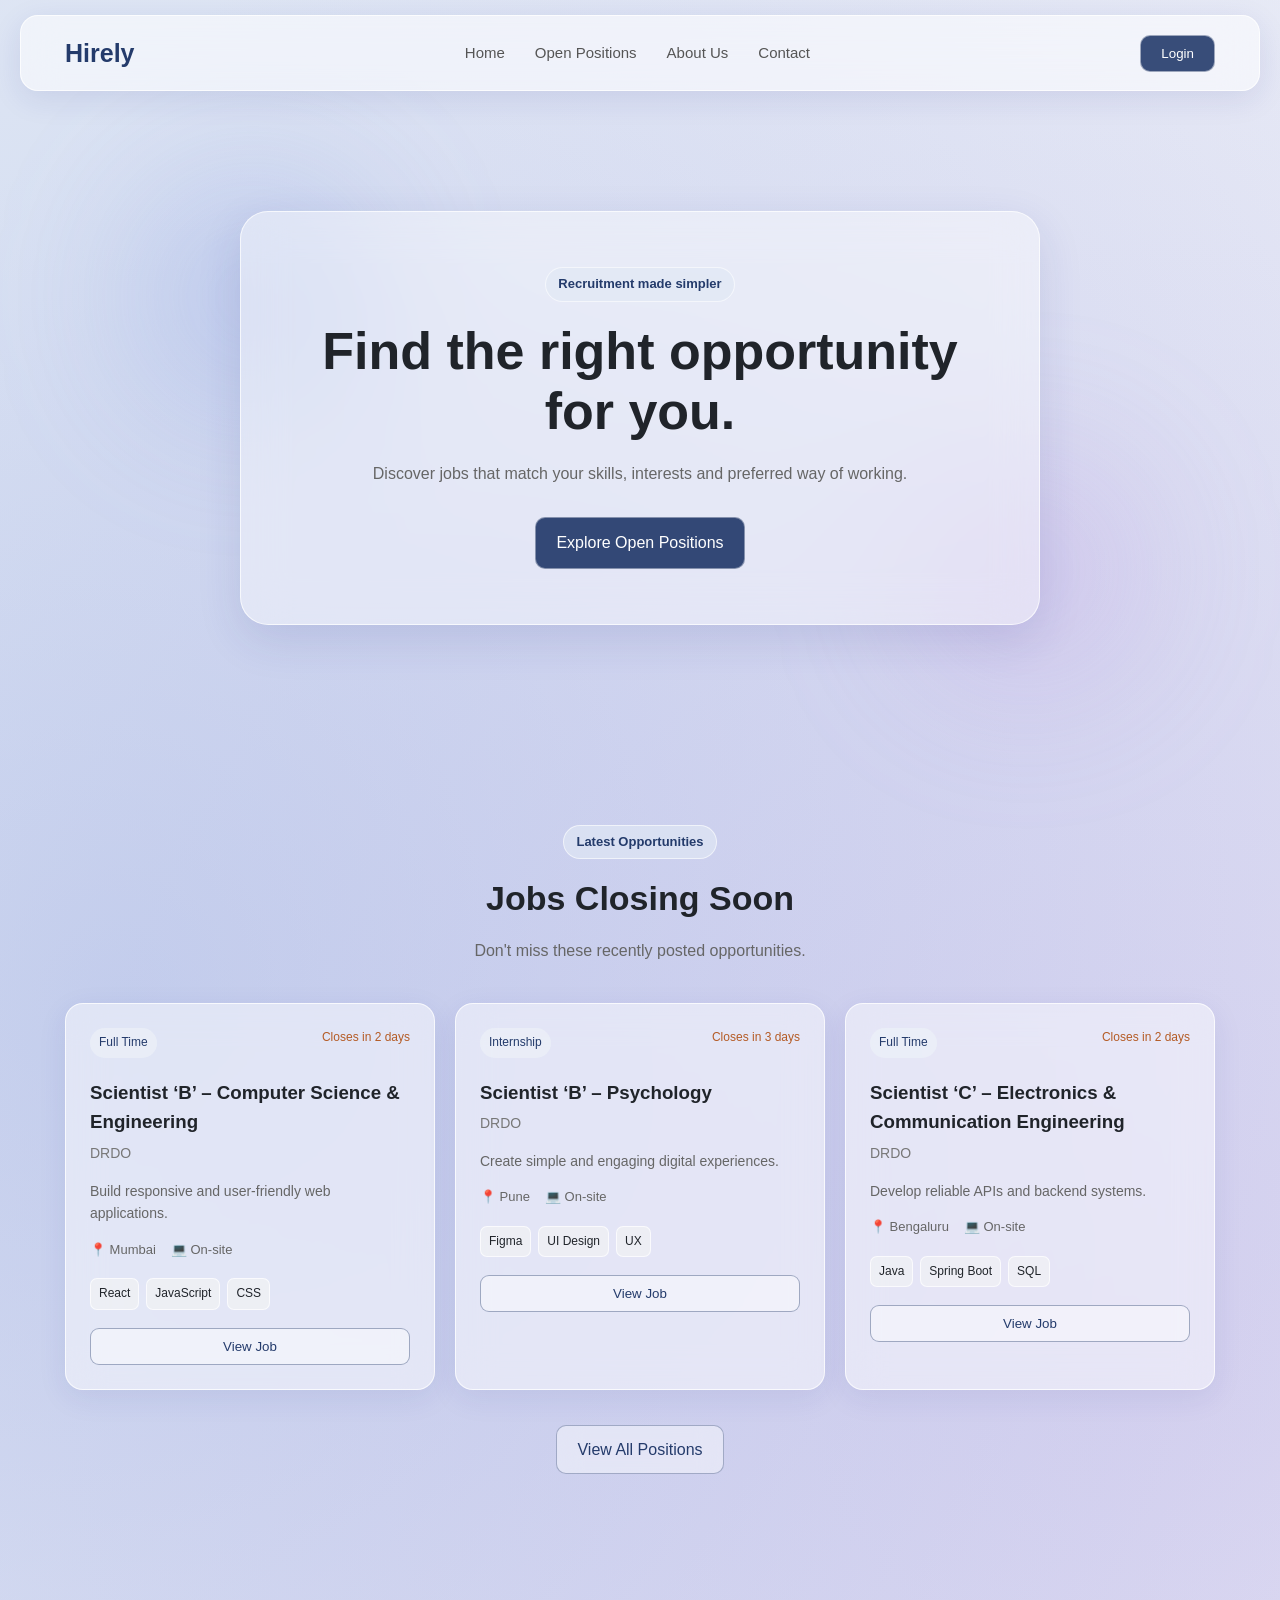
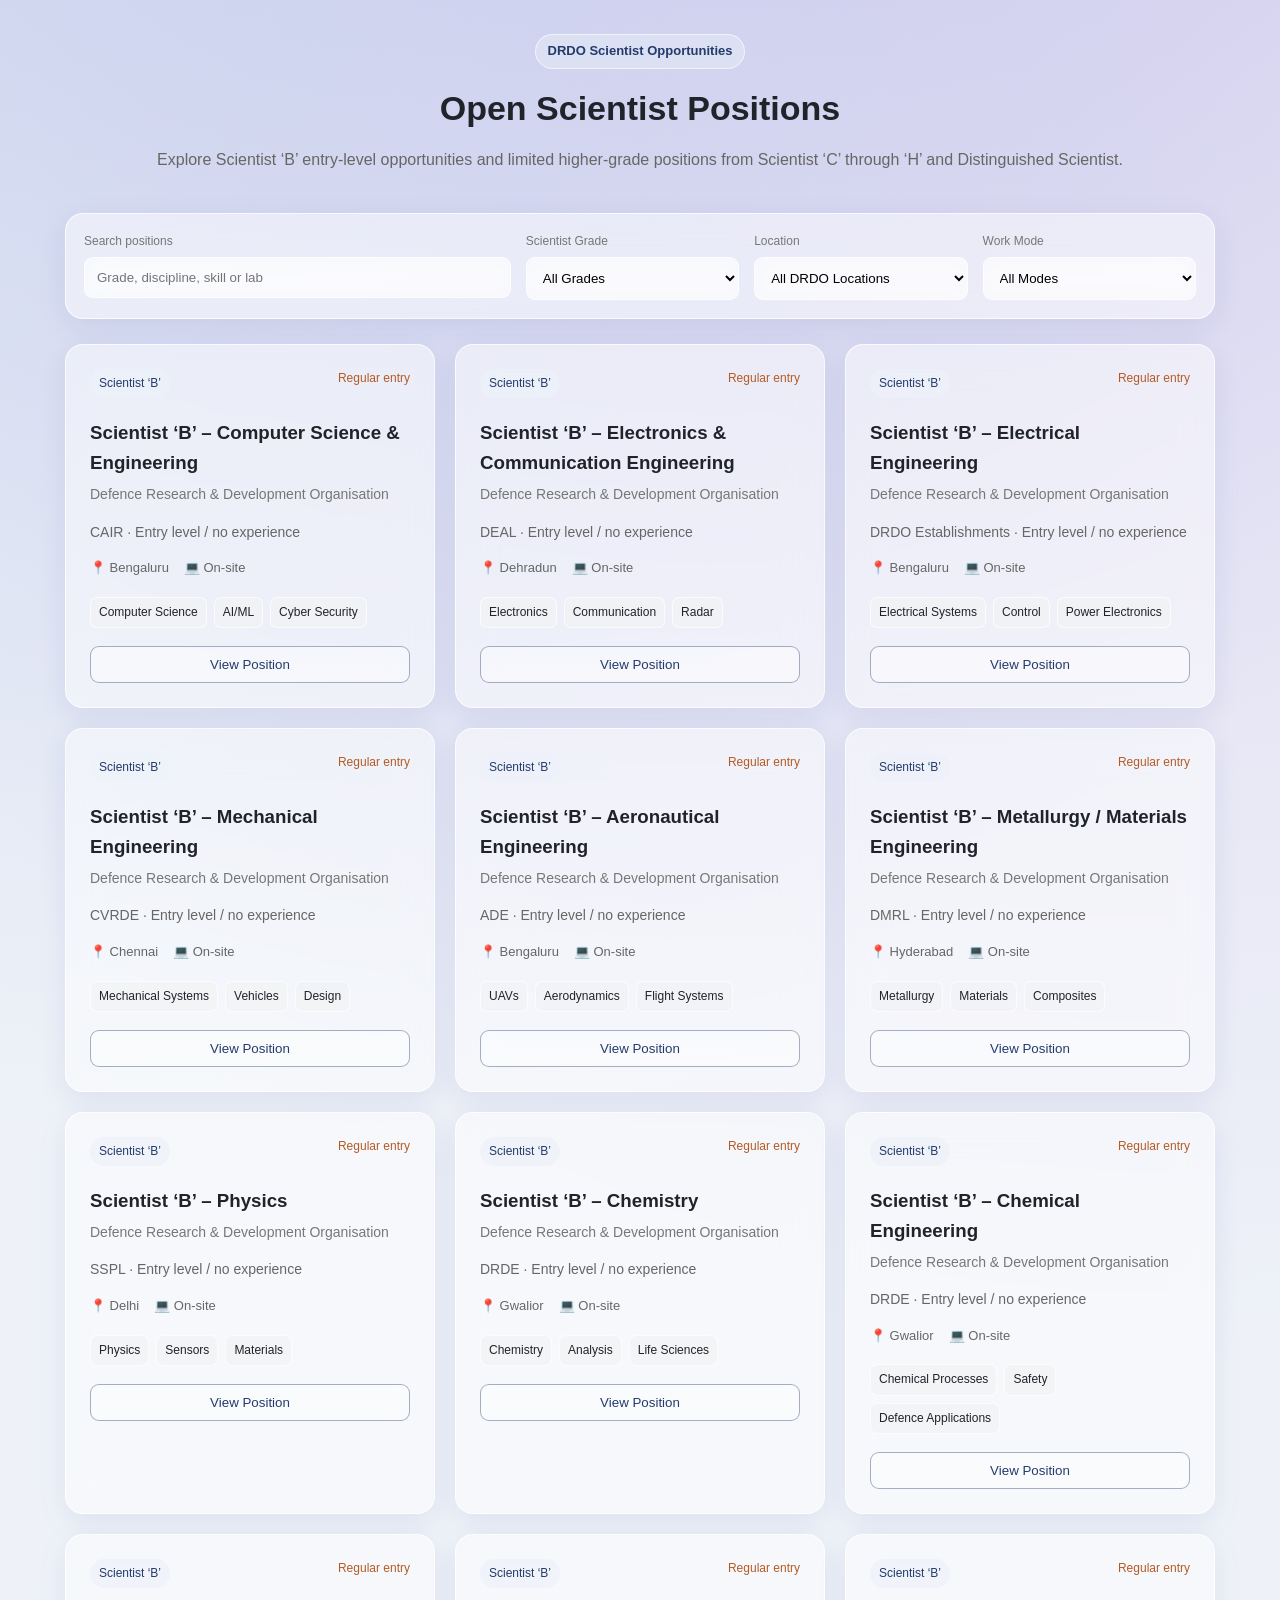
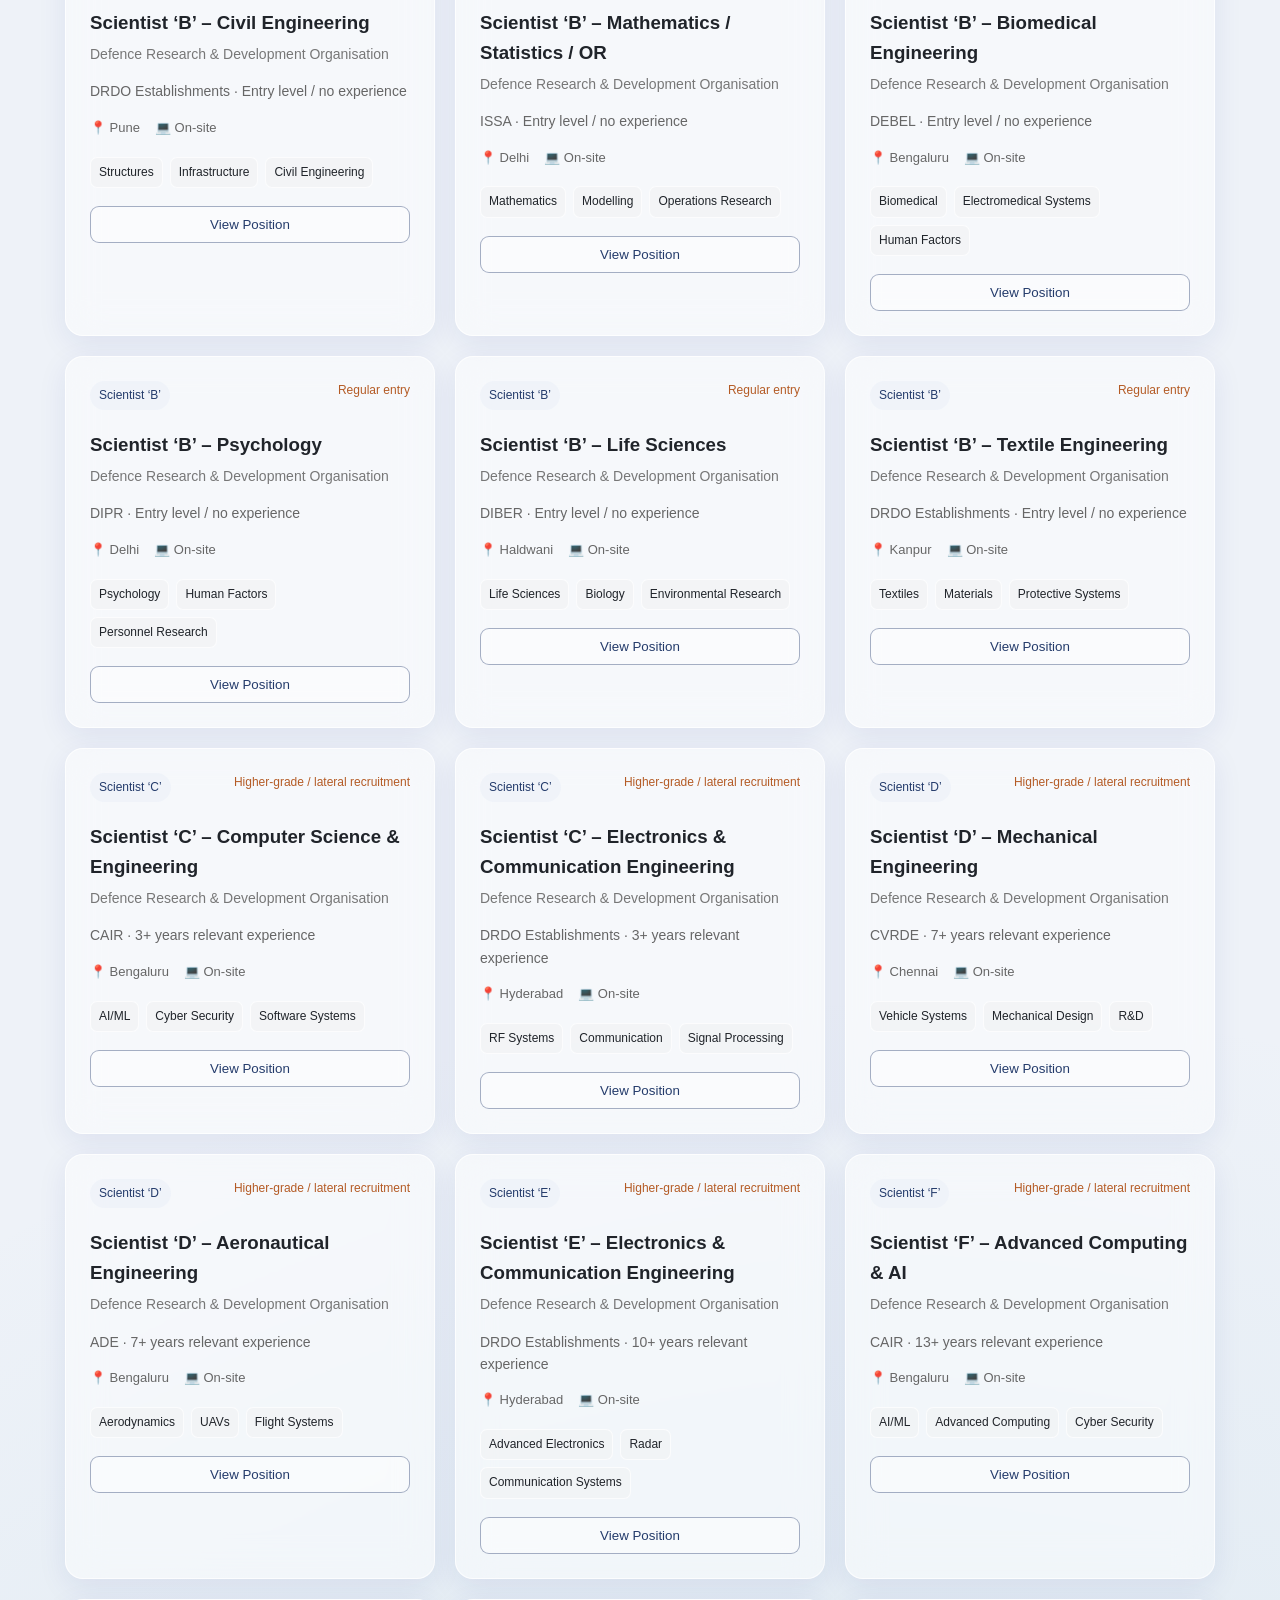
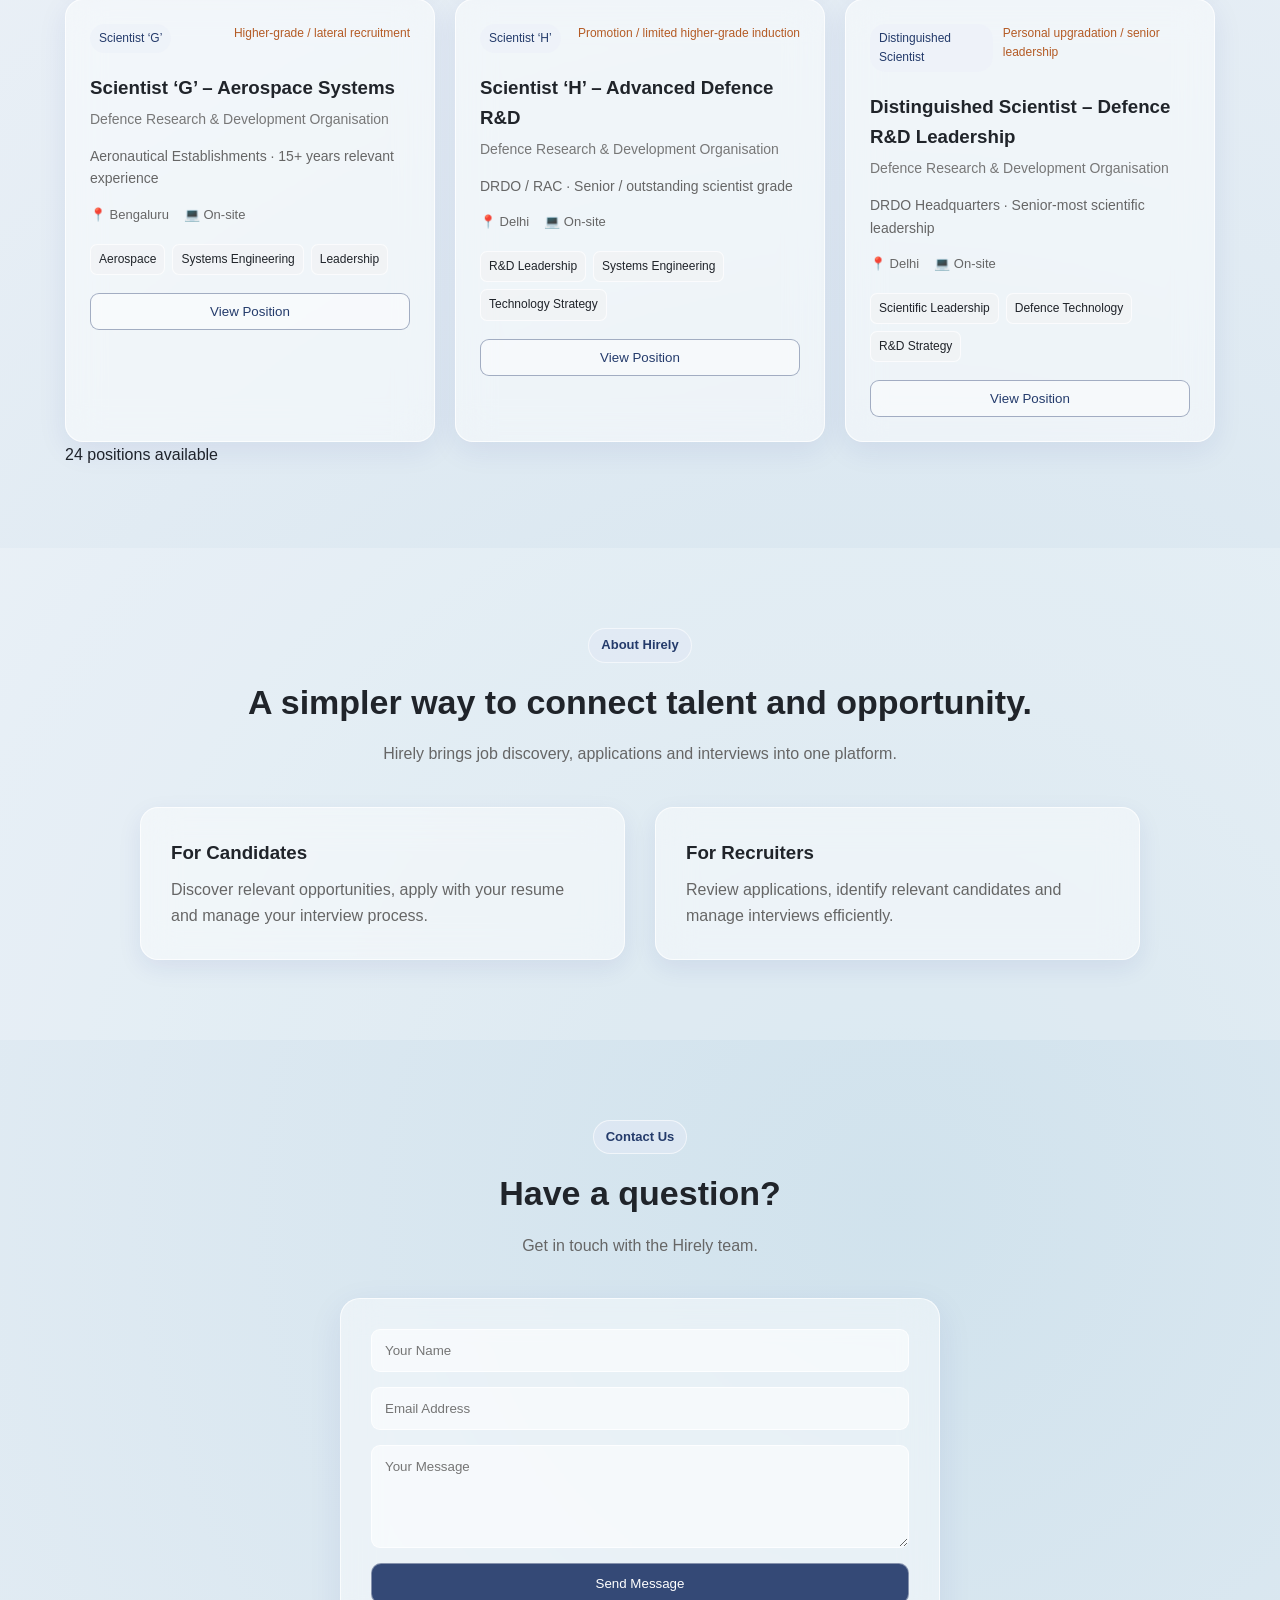
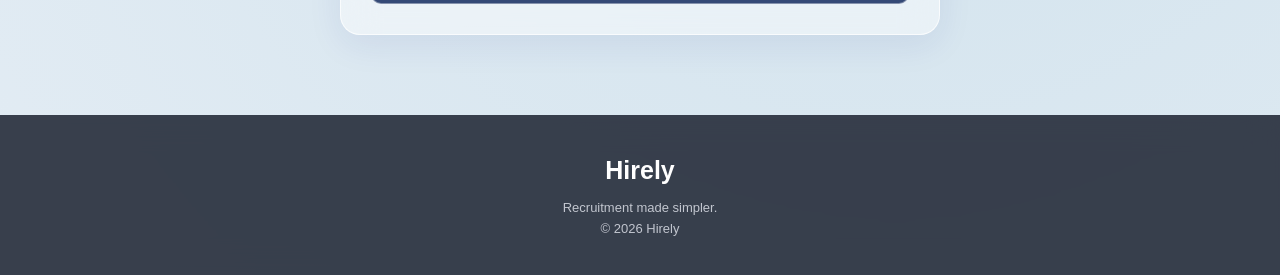
<file: index.html>
<!DOCTYPE html>
<html lang="en">

<head>

    <meta charset="UTF-8">

    <meta name="viewport"
          content="width=device-width, initial-scale=1.0">

    <title>Hirely | Recruitment Platform</title>

    <link rel="stylesheet" href="style.css">

</head>


<body>


    <!-- ================= NAVBAR ================= -->

    <header>

        <nav class="navbar">

            <div class="logo">
                Hirely
            </div>


            <ul class="nav-links">

                <li>
                    <a href="#home">
                        Home
                    </a>
                </li>

                <li>
                    <a href="#open-positions">
                        Open Positions
                    </a>
                </li>

                <li>
                    <a href="#about">
                        About Us
                    </a>
                </li>

                <li>
                    <a href="#contact">
                        Contact
                    </a>
                </li>

            </ul>


            <button
                class="login-btn"
                onclick="openLogin()">

                Login

            </button>

        </nav>

    </header>



    <!-- ================= HOME ================= -->

    <section id="home" class="hero">

        <div class="hero-content">

            <span class="tag">
                Recruitment made simpler
            </span>


            <h1>
                Find the right
                opportunity for you.
            </h1>


            <p>
                Discover jobs that match your skills,
                interests and preferred way of working.
            </p>


            <a
                href="#open-positions"
                class="primary-btn">

                Explore Open Positions

            </a>

        </div>

    </section>



    <!-- ================= LATEST JOBS ================= -->

    <section class="section">

        <div class="section-heading">

            <span class="tag">
                Latest Opportunities
            </span>

            <h2>
                Jobs Closing Soon
            </h2>

            <p>
                Don't miss these recently posted opportunities.
            </p>

        </div>



        <div class="job-grid">


            <!-- JOB 1 -->

            <div class="job-card">

                <div class="job-top">

                    <span class="job-type">
                        Full Time
                    </span>

                    <span class="closing">
                        Closes in 2 days
                    </span>

                </div>


                <h3>
                    Scientist ‘B’ – Computer Science & Engineering
                </h3>


                <p class="company">
                    DRDO
                </p>


                <p>
                    Build responsive and user-friendly
                    web applications.
                </p>


                <div class="job-info">

                    <span>
                        📍 Mumbai
                    </span>

                    <span>
                        💻 On-site
                    </span>

                </div>


                <div class="skills">

                    <span>React</span>
                    <span>JavaScript</span>
                    <span>CSS</span>

                </div>


                <button
                    onclick="viewJob('Scientist ‘B’ – Computer Science & Engineering')">

                    View Job

                </button>

            </div>



            <!-- JOB 2 -->

            <div class="job-card">

                <div class="job-top">

                    <span class="job-type">
                        Internship
                    </span>

                    <span class="closing">
                        Closes in 3 days
                    </span>

                </div>


                <h3>
                    Scientist ‘B’ – Psychology
                </h3>


                <p class="company">
                    DRDO
                </p>


                <p>
                    Create simple and engaging
                    digital experiences.
                </p>


                <div class="job-info">

                    <span>
                        📍 Pune
                    </span>

                    <span>
                        💻 On-site
                    </span>

                </div>


                <div class="skills">

                    <span>Figma</span>
                    <span>UI Design</span>
                    <span>UX</span>

                </div>


                <button
                    onclick="viewJob('Scientist ‘B’ – Psychology')">

                    View Job

                </button>

            </div>



            <!-- JOB 3 -->

            <div class="job-card">

                <div class="job-top">

                    <span class="job-type">
                        Full Time
                    </span>

                    <span class="closing">
                        Closes in 2 days
                    </span>

                </div>


                <h3>
                    Scientist ‘C’ – Electronics & Communication Engineering
                </h3>


                <p class="company">
                    DRDO
                </p>


                <p>
                    Develop reliable APIs and
                    backend systems.
                </p>


                <div class="job-info">

                    <span>
                        📍 Bengaluru
                    </span>

                    <span>
                        💻 On-site
                    </span>

                </div>


                <div class="skills">

                    <span>Java</span>
                    <span>Spring Boot</span>
                    <span>SQL</span>

                </div>


                <button
                    onclick="viewJob('Scientist ‘C’ – Electronics & Communication Engineering')">

                    View Job

                </button>

            </div>


        </div>


        <div class="center-button">

            <a
                href="#open-positions"
                class="secondary-btn">

                View All Positions

            </a>

        </div>

    </section>



    <!-- ================= OPEN POSITIONS ================= -->
    <section id="open-positions" class="section positions-section">
        <div class="section-heading">
            <span class="tag">DRDO Scientist Opportunities</span>
            <h2>Open Scientist Positions</h2>
            <p>Explore Scientist ‘B’ entry-level opportunities and limited higher-grade positions from Scientist ‘C’ through ‘H’ and Distinguished Scientist.</p>
        </div>
        <div class="large-search-box">
            <div class="search-main">
                <label>Search positions</label>
                <input type="text" id="jobSearch" placeholder="Grade, discipline, skill or lab" onkeyup="filterJobs()">
            </div>
            <div class="filter-field">
                <label>Scientist Grade</label>
                <select id="gradeFilter" onchange="filterJobs()">
                    <option value="all">All Grades</option>
                    <option value="Scientist ‘B’">Scientist ‘B’</option>
                    <option value="Scientist ‘C’">Scientist ‘C’</option>
                    <option value="Scientist ‘D’">Scientist ‘D’</option>
                    <option value="Scientist ‘E’">Scientist ‘E’</option>
                    <option value="Scientist ‘F’">Scientist ‘F’</option>
                    <option value="Scientist ‘G’">Scientist ‘G’</option>
                    <option value="Scientist ‘H’">Scientist ‘H’</option>
                    <option value="Distinguished Scientist">Distinguished Scientist</option>
                </select>
            </div>
            <div class="filter-field">
                <label>Location</label>
                <select id="locationFilter" onchange="filterJobs()"><option value="all">All DRDO Locations</option></select>
            </div>
            <div class="filter-field">
                <label>Work Mode</label>
                <select id="modeFilter" onchange="filterJobs()"><option value="all">All Modes</option><option value="On-site">On-site</option></select>
            </div>
        </div>
        <div id="drdoOpenPositions" class="job-grid"></div>
        <p id="jobCount" class="result-count">0 positions available</p>
    </section>

    <!-- ================= ABOUT ================= -->

    <section id="about" class="section about">

        <div class="section-heading">

            <span class="tag">
                About Hirely
            </span>

            <h2>
                A simpler way to connect
                talent and opportunity.
            </h2>

            <p>
                Hirely brings job discovery,
                applications and interviews
                into one platform.
            </p>

        </div>


        <div class="about-content">

            <div>

                <h3>
                    For Candidates
                </h3>

                <p>
                    Discover relevant opportunities,
                    apply with your resume and
                    manage your interview process.
                </p>

            </div>


            <div>

                <h3>
                    For Recruiters
                </h3>

                <p>
                    Review applications, identify
                    relevant candidates and manage
                    interviews efficiently.
                </p>

            </div>

        </div>

    </section>



    <!-- ================= CONTACT ================= -->

    <section id="contact" class="section contact">

        <div class="section-heading">

            <span class="tag">
                Contact Us
            </span>

            <h2>
                Have a question?
            </h2>

            <p>
                Get in touch with the Hirely team.
            </p>

        </div>


        <form
            class="contact-form"
            onsubmit="submitContact(event)">

            <input
                type="text"
                placeholder="Your Name"
                required>

            <input
                type="email"
                placeholder="Email Address"
                required>

            <textarea
                rows="5"
                placeholder="Your Message"
                required></textarea>

            <button
                type="submit"
                class="primary-btn">

                Send Message

            </button>

        </form>

    </section>



    <!-- ================= LOGIN ================= -->

    <div id="loginModal" class="modal">

        <div class="login-box">

            <button
                class="close-btn"
                onclick="closeLogin()">

                ×

            </button>

            <!-- Role Selector -->
            <div class="role-selector">

                <button
                    type="button"
                    id="roleCandidateBtn"
                    class="role-btn active"
                    onclick="selectLoginRole('candidate')">

                    👤 Candidate

                </button>

                <button
                    type="button"
                    id="roleExpertBtn"
                    class="role-btn"
                    onclick="selectLoginRole('expert')">

                    🧑‍💼DRDO Technical Expert

                </button>

            </div>

            <span class="tag" id="loginTag">
                Candidate Portal
            </span>

            <h2 id="loginHeading">
                Welcome back
            </h2>

            <p id="loginSubtext">
                Login to manage your applications
                and interviews.
            </p>


            <form
                id="loginForm"
                onsubmit="handleRoleLogin(event)">

                <input
                    type="email"
                    placeholder="Email Address"
                    required>

                <input
                    type="password"
                    placeholder="Password"
                    required>

                <button
                    type="submit"
                    class="primary-btn"
                    id="loginSubmitBtn">

                    Login as Candidate

                </button>

            </form>


            <p class="register-text">

                New to Hirely?

                <a href="#" onclick="openSignup(event)">
    Create an account
</a>

            </p>

        </div>

    </div>

    <!-- ================= SIGNUP MODAL ================= -->

<div id="signupModal" class="modal">

    <div class="login-box">

        <button
            class="close-btn"
            onclick="closeSignup()">
            ×
        </button>

        <span class="tag">
            Create Account
        </span>

        <h2>
            Join Hirely
        </h2>

        <p>
            Create your account to discover opportunities.
        </p>

        <span class="tag" style="margin-top: 10px;">Choose how you will use Hirely</span>

        <div class="role-selector" style="margin: 14px 0 18px;">
            <button type="button" id="signupCandidateBtn" class="role-btn active" onclick="selectSignupRole('candidate')">
                👤 Candidate
            </button>
            <button type="button" id="signupExpertBtn" class="role-btn" onclick="selectSignupRole('expert')">
                🧑‍💼 DRDO Technical Expert
            </button>
        </div>

        <p id="signupRoleHint" class="register-text">
            You will use Hirely to apply for DRDO-oriented positions and track your applications.
        </p>

        <form onsubmit="createAccount(event)">

            <input
                type="text"
                placeholder="Full Name"
                required>

            <input
                type="email"
                placeholder="Email Address"
                required>

            <input
                type="password"
                placeholder="Create Password"
                required>

            <input
                type="password"
                placeholder="Confirm Password"
                required>

            <button
                type="submit"
                class="primary-btn">

                Create Account

            </button>

        </form>

        <p class="register-text">

            Already have an account?

            <a
                href="#"
                onclick="switchToLogin(event)">

                Login

            </a>

        </p>

    </div>

</div>



    <!-- ================= FOOTER ================= -->

    <footer>

        <div class="logo">
            Hirely
        </div>

        <p>
            Recruitment made simpler.
        </p>

        <p>
            ©️ 2026 Hirely
        </p>

    </footer>


    <script src="drdo-data.js"></script>
    <script src="script.js"></script>

</body>

</html>
</file>
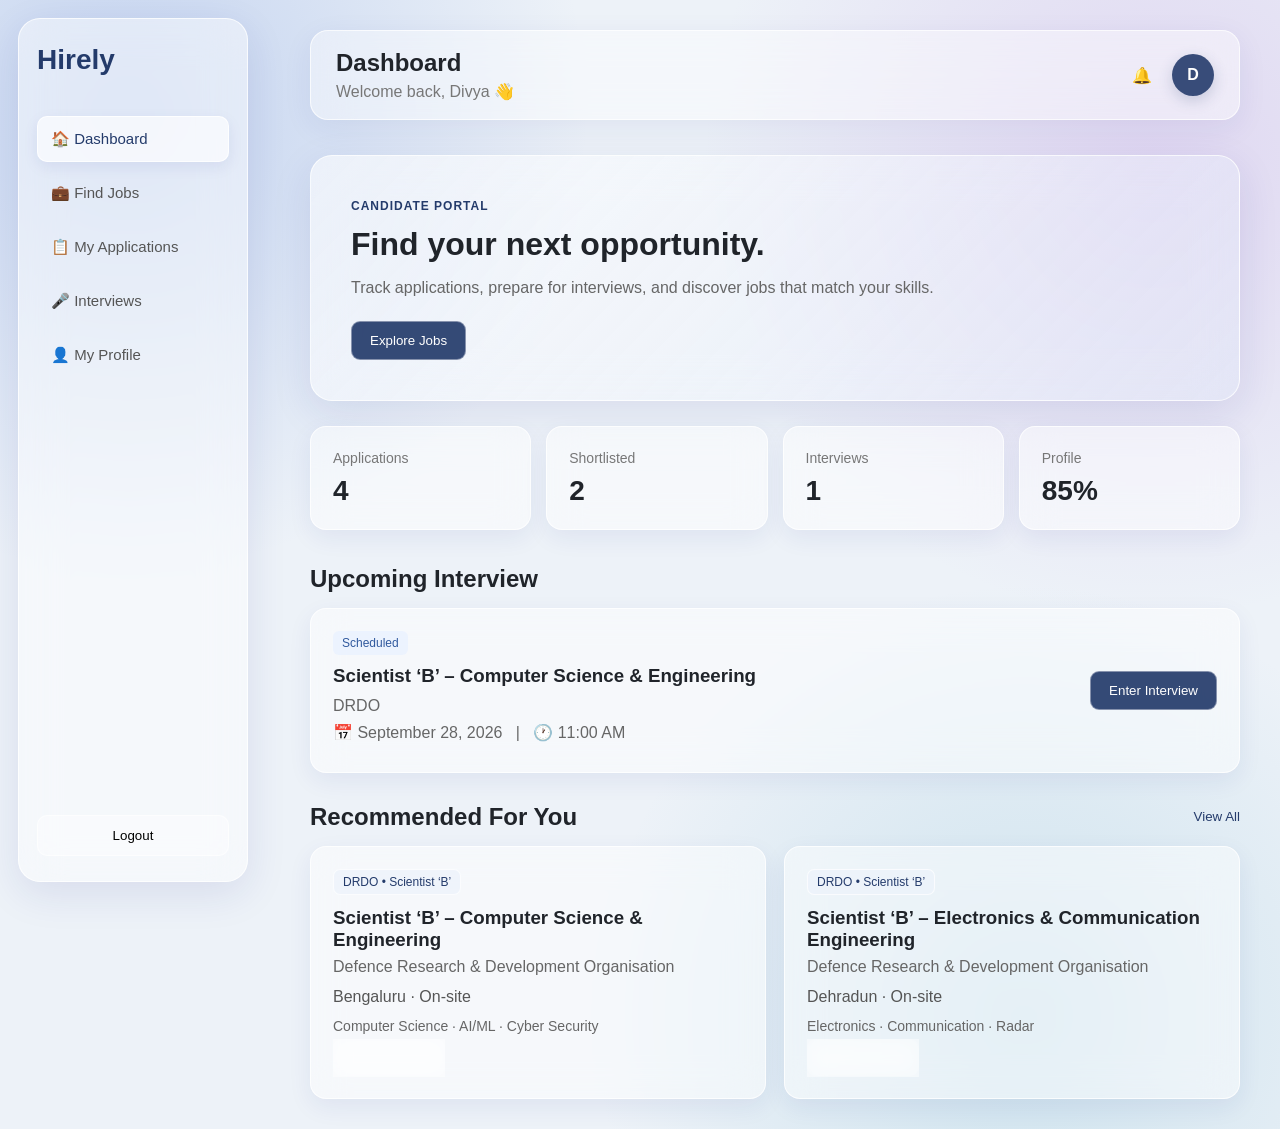
<file: candidate.html>
<!DOCTYPE html>
<html lang="en">

<head>

    <meta charset="UTF-8">

    <meta
        name="viewport"
        content="width=device-width, initial-scale=1.0">

    <title>
        Hirely | Candidate Portal
    </title>

    <link
        rel="stylesheet"
        href="candidate.css">

</head>


<body>


    <!-- ================= SIDEBAR ================= -->

    <aside class="sidebar">

        <div class="logo">
            Hirely
        </div>


        <nav>

            <button
                onclick="showSection('dashboard')"
                class="nav-item active">

                🏠 Dashboard

            </button>


            <button
                onclick="showSection('jobs')"
                class="nav-item">

                💼 Find Jobs

            </button>


            <button
                onclick="showSection('applications')"
                class="nav-item">

                📋 My Applications

            </button>


            <button
                onclick="showSection('interviews')"
                class="nav-item">

                🎤 Interviews

            </button>


            <button
                onclick="showSection('profile')"
                class="nav-item">

                👤 My Profile

            </button>

        </nav>


        <button
            class="logout"
            onclick="logout()">

            Logout

        </button>

    </aside>



    <!-- ================= MAIN ================= -->

    <main class="main">


        <!-- TOP BAR -->

        <header class="topbar">

            <div>

                <h2 id="pageTitle">
                    Dashboard
                </h2>

                <p>
                    Welcome back, Divya 👋
                </p>

            </div>


            <div class="top-actions">

                🔔

                <div class="avatar">
                    D
                </div>

            </div>

        </header>



        <!-- ================= DASHBOARD ================= -->

        <section
            id="dashboard"
            class="page active-page">


            <div class="welcome-card">

                <div>

                    <span class="small-label">
                        CANDIDATE PORTAL
                    </span>

                    <h1>
                        Find your next opportunity.
                    </h1>

                    <p>
                        Track applications, prepare for interviews,
                        and discover jobs that match your skills.
                    </p>

                    <button
                        onclick="showSection('jobs')"
                        class="primary-btn">

                        Explore Jobs

                    </button>

                </div>

            </div>



            <!-- STATISTICS -->

            <div class="stats">

                <div class="stat-card">

                    <span>
                        Applications
                    </span>

                    <strong>
                        4
                    </strong>

                </div>


                <div class="stat-card">

                    <span>
                        Shortlisted
                    </span>

                    <strong>
                        2
                    </strong>

                </div>


                <div class="stat-card">

                    <span>
                        Interviews
                    </span>

                    <strong>
                        1
                    </strong>

                </div>


                <div class="stat-card">

                    <span>
                        Profile
                    </span>

                    <strong>
                        85%
                    </strong>

                </div>

            </div>



            <!-- UPCOMING INTERVIEW -->

            <div class="section-heading">

                <h2>
                    Upcoming Interview
                </h2>

            </div>


            <div class="interview-card">

                <div>

                    <span class="status upcoming">
                        Scheduled
                    </span>

                    <h3>
                        Scientist ‘B’ – Computer Science & Engineering
                    </h3>

                    <p>
                        DRDO
                    </p>

                    <p>
                        📅 September 28, 2026
                        &nbsp; | &nbsp;
                        🕐 11:00 AM
                    </p>

                </div>


                <button
                    onclick="openInterview()"
                    class="primary-btn">

                    Enter Interview

                </button>

            </div>



            <!-- RECOMMENDED JOBS -->

            <div class="section-heading">

                <h2>
                    Recommended For You
                </h2>

                <button
                    onclick="showSection('jobs')"
                    class="text-btn">

                    View All

                </button>

            </div>


            <div class="job-grid">

                <div class="job-card">
                    <span class="tag">DRDO • Scientist ‘B’</span>
                    <h3>Scientist ‘B’ – Computer Science & Engineering</h3>
                    <p>Defence Research & Development Organisation</p>
                    <div class="job-info">Bengaluru · On-site</div>
                    <p class="skills">Computer Science · AI/ML · Cyber Security</p>
                    <button onclick="applyJob('Scientist ‘B’ – Computer Science & Engineering')" class="secondary-btn">View & Apply</button>
                </div>

                <div class="job-card">
                    <span class="tag">DRDO • Scientist ‘B’</span>
                    <h3>Scientist ‘B’ – Electronics & Communication Engineering</h3>
                    <p>Defence Research & Development Organisation</p>
                    <div class="job-info">Dehradun · On-site</div>
                    <p class="skills">Electronics · Communication · Radar</p>
                    <button onclick="applyJob('Scientist ‘B’ – Electronics & Communication Engineering')" class="secondary-btn">View & Apply</button>
                </div>

            </div>

        </section>



        <!-- ================= JOBS ================= -->

        <section
            id="jobs"
            class="page">


            <div class="section-heading">

                <div>

                    <h1>
                        Find Jobs
                    </h1>

                    <p>
                        Discover opportunities that match your skills.
                    </p>

                </div>

            </div>


            <div class="job-search">
                <input type="text" id="candidateSearch" placeholder="Search scientist position, discipline or skill..." onkeyup="searchCandidateJobs()">
                <select id="candidateGrade" onchange="searchCandidateJobs()">
                    <option value="all">All Scientist Grades</option>
                    <option value="Scientist ‘B’">Scientist ‘B’</option>
                    <option value="Scientist ‘C’">Scientist ‘C’</option>
                    <option value="Scientist ‘D’">Scientist ‘D’</option>
                    <option value="Scientist ‘E’">Scientist ‘E’</option>
                    <option value="Scientist ‘F’">Scientist ‘F’</option>
                    <option value="Scientist ‘G’">Scientist ‘G’</option>
                    <option value="Scientist ‘H’">Scientist ‘H’</option>
                    <option value="Distinguished Scientist">Distinguished Scientist</option>
                </select>
                <select id="candidateLocation" onchange="searchCandidateJobs()">
                    <option value="all">All DRDO Locations</option>
                </select>
                <select id="candidateMode" onchange="searchCandidateJobs()">
                    <option value="all">All Work Modes</option>
                    <option value="On-site">On-site</option>
                </select>
            </div>
            <p id="candidateJobCount" class="result-count">0 positions available</p>
            <div class="job-list" id="candidateJobsList"></div>

        </section>

        <!-- ================= RESUME SCREENING ================= -->

        <section id="resumeScreening" class="page">

            <div class="section-heading">
                <div>
                    <h1>Resume Screening</h1>
                    <p>Upload your resume to check it against this position before applying.</p>
                </div>
            </div>

            <div class="screening-panel">
                <div class="screening-job-card">
                    <span class="tag">APPLICATION FOR</span>
                    <h2 id="screeningJobTitle">Selected Position</h2>
                    <p id="screeningJobDetails">Job details will appear here.</p>
                </div>

                <div class="screening-upload-card">
                    <h2>Upload Resume</h2>
                    <p>Your resume is scanned locally and is used only for this application.</p>
                    <label class="screening-file-picker" for="applicationResumeInput">
                        <span>📄</span>
                        <strong id="screeningFileName">No resume selected</strong>
                        <small>PDF only</small>
                    </label>
                    <input id="applicationResumeInput" type="file" accept="application/pdf,.pdf" onchange="updateScreeningFileName()" hidden>
                    <div class="screening-actions">
                        <button type="button" class="secondary-btn" onclick="showSection('jobs')">Back to Jobs</button>
                        <button type="button" id="screenResumeButton" class="primary-btn" onclick="screenApplicationResume()">Scan Resume</button>
                    </div>
                    <p id="screeningStatus" class="screening-status">Upload a PDF resume to continue.</p>
                </div>

                <div id="screeningResult" class="screening-result"></div>
            </div>

        </section>



        <!-- ================= APPLICATIONS ================= -->

        <section
            id="applications"
            class="page">

            <div class="section-heading">

                <div>

                    <h1>
                        My Applications
                    </h1>

                    <p>
                        Track the progress of your applications.
                    </p>

                </div>

            </div>


            <div class="application-table">

                <div class="table-header">
                    <span>Position</span>
                    <span>Company</span>
                    <span>Applied On</span>
                    <span>Status</span>
                </div>

                <div id="applicationRows"></div>

            </div>

        </section>



        <!-- ================= INTERVIEWS ================= -->

        <section
            id="interviews"
            class="page">

            <div class="section-heading">

                <div>

                    <h1>
                        Interviews
                    </h1>

                    <p>
                        Your scheduled and completed interviews.
                    </p>

                </div>

            </div>


            <div class="interview-list">

                <div class="interview-card large">

                    <div>

                        <span class="status upcoming">
                            Upcoming
                        </span>

                        <h2>
                            Scientist ‘B’ – Computer Science & Engineering
                        </h2>

                        <p>
                            DRDO
                        </p>

                        <div class="interview-details">

                            📅 September 28, 2026

                            <br>

                            🕐 11:00 AM

                            <br>

                            🤖 AI Interview

                        </div>

                    </div>


                    <button
                        onclick="openInterview()"
                        class="primary-btn">

                        Enter Interview

                    </button>

                </div>


                <div class="interview-card large">

                    <div>

                        <span class="status completed">
                            Completed
                        </span>

                        <h2>
                            Scientist ‘C’ – Electronics & Communication Engineering
                        </h2>

                        <p>
                            DRDO
                        </p>

                        <div class="interview-details">

                            📅 September 24, 2026

                            <br>

                            🤖 AI Interview

                        </div>

                    </div>


                    <button
                        onclick="viewInterviewResult()"
                        class="secondary-btn">

                        View Result

                    </button>

                </div>

            </div>

        </section>



        <!-- ================= PROFILE ================= -->

        <section
            id="profile"
            class="page">

            <div class="section-heading">

                <div>

                    <h1>
                        My Profile
                    </h1>

                    <p>
                        Keep your information updated for better job matches.
                    </p>

                </div>


                <button
                    onclick="saveProfile()"
                    class="primary-btn">

                    Save Changes

                </button>

            </div>


            <div class="profile-card">

                <div class="profile-avatar" id="profileAvatar">
                    D
                </div>


                <div class="profile-form">

                    <label>
                        Full Name
                    </label>

                    <input
                        id="profileName"
                        type="text"
                        value="Divya Pai">


                    <label>
                        Email
                    </label>

                    <input
                        id="profileEmail"
                        type="email"
                        value="candidate@example.com">


                    <label>
                        Phone
                    </label>

                    <input
                        id="profilePhone"
                        type="text"
                        value="+91 XXXXX XXXXX">


                    <label>
                        Skills
                    </label>

                    <input
                        id="profileSkills"
                        type="text"
                        value="HTML, CSS, JavaScript, React">

                    <label>
                        Projects & Practical Experience
                    </label>

                    <textarea
                        id="profileProjects"
                        rows="2"
                        placeholder="e.g. Built a To-Do List application using HTML, CSS and JavaScript with localStorage persistence.">Built a To-Do List application using HTML, CSS and JavaScript with localStorage persistence.</textarea>



                    <label>
                        Resume
                    </label>

                    <div class="resume-box">

                        📄 <span id="resumeFileName">Divya_Pai_Resume.pdf</span>

                        <button type="button" onclick="replaceResume()">
                            Replace
                        </button>

                    </div>

                </div>

            </div>

        </section>

    </main>



    <!-- ================= INTERVIEW MODAL ================= -->

    <div
        id="interviewModal"
        class="modal">

        <div class="interview-room">

            <button
                class="close-btn"
                onclick="closeInterview()"
                title="Close Interview">
                ×
            </button>

            <div class="interview-top-bar">
                <div>
                    <span class="small-label">
                        AI INTERVIEW STUDIO • DRDO RAC
                    </span>
                    <h1 id="interviewPositionHeading">
                        Scientist ‘B’ Interview
                    </h1>
                    <p class="interview-company" id="interviewLabSubtext">
                        DRDO • Defence Research & Development Organisation
                    </p>
                </div>
                <button
                    type="button"
                    class="interview-settings-btn"
                    onclick="openInterviewSettings()"
                    title="Interview Configuration">
                    ⚙️ AI Settings
                </button>
            </div>

            <div class="ai-status-row">
                <span id="aiModelBadge" class="ai-badge">🤖 Adaptive AI Interviewer</span>
                <span id="aiStageBadge" class="ai-stage-badge">Stage: Opening &amp; Background</span>
            </div>

            <div class="question-box">
                <div class="question-meta">
                    <span id="questionNumLabel">
                        Question 1 of 5
                    </span>
                    <span id="questionCategoryTag" class="cat-pill">
                        Ice-breaking
                    </span>
                </div>

                <h2 id="questionText">
                    Welcome to your DRDO interview. Tell us about yourself and the projects you have built.
                </h2>

                <div class="question-audio-bar">
                    <button
                        type="button"
                        class="audio-btn"
                        id="speakQuestionBtn"
                        onclick="toggleSpeakQuestion()">
                        🔊 Listen to Question
                    </button>
                    <label class="auto-speak-label">
                        <input type="checkbox" id="autoSpeakCheckbox" checked onchange="saveAutoSpeakPref()">
                        Auto-read AI questions aloud
                    </label>
                </div>
            </div>

            <div class="answer-area">
                <div id="voiceStatusIndicator" class="voice-indicator" style="display:none;">
                    🔴 <strong>Recording live:</strong> Speak naturally into your microphone. Words are transcribed in real-time.
                </div>

                <textarea
                    id="answer"
                    placeholder="Type your answer here, or click 'Answer by Voice' to speak..."></textarea>

                <div class="answer-actions">
                    <button
                        type="button"
                        onclick="toggleVoiceInput()"
                        class="voice-btn"
                        id="voiceToggleBtn">
                        🎤 Answer by Voice
                    </button>

                    <button
                        type="button"
                        onclick="submitAnswer()"
                        class="primary-btn"
                        id="submitAnswerBtn">
                        Submit Answer →
                    </button>
                </div>

                <div id="aiThinkingIndicator" class="ai-thinking" style="display:none;">
                    <div class="spinner-dot"></div>
                    <span id="aiThinkingText">AI is evaluating your response and generating an adaptive follow-up question...</span>
                </div>
            </div>

            <!-- Expandable interview conversation history -->
            <div class="interview-dialogue-drawer" id="interviewDialogueDrawer">
                <div class="dialogue-drawer-header" onclick="toggleDialogueDrawer()">
                    <span>💬 Interview Dialogue History (<span id="answeredCountBadge">0</span> answered)</span>
                    <span id="dialogueToggleIcon">▼</span>
                </div>
                <div id="dialogueList" class="dialogue-list" style="display:none;"></div>
            </div>

            <div class="interview-progress">
                <span id="progressTextLabel">
                    Question 1 of 5
                </span>

                <div class="progress">
                    <div id="progressBar"></div>
                </div>
            </div>

        </div>

    </div>

    <!-- ================= INTERVIEW SETTINGS MODAL ================= -->
    <div id="interviewSettingsModal" class="modal">
        <div class="settings-modal-card">
            <button class="close-btn" onclick="closeInterviewSettings()">×</button>
            <h2 style="color: #243b6b; margin-bottom: 6px;">⚙️ AI Interview Settings</h2>
            <p style="font-size: 13px; color: #64748b; margin-bottom: 20px;">
                Configure the AI interviewer engine and question count for your demo.
            </p>

            <div class="settings-group">
                <label for="settingsQuestionCount">Interview Length (Total Questions)</label>
                <select id="settingsQuestionCount">
                    <option value="3">3 Questions — Quick Demo (Opening, Project Deep Dive, Defence & Leadership)</option>
                    <option value="5" selected>5 Questions — Standard (Opening, Project, Technical Drill, Defence, Management)</option>
                    <option value="7">7 Questions — In-Depth Scientific Panel Evaluation</option>
                </select>
                <p class="settings-hint">The AI dynamically adapts every follow-up question based on your answers.</p>
            </div>

            <div class="settings-group">
                <label for="settingsAiEngine">AI Generation Engine</label>
                <select id="settingsAiEngine" onchange="toggleApiKeyField()">
                    <option value="adaptive">Smart Adaptive AI Engine (Local / Instant / Offline Ready)</option>
                    <option value="gemini">Google Gemini LLM (Requires API Key)</option>
                </select>
                <p class="settings-hint">The Smart Adaptive Engine works offline with zero latency, perfect for hackathon stages.</p>
            </div>

            <div class="settings-group" id="geminiApiKeyGroup" style="display:none;">
                <label for="settingsGeminiApiKey">Gemini API Key</label>
                <input type="password" id="settingsGeminiApiKey" placeholder="AIzaSy...">
                <p class="settings-hint">Stored securely in your browser's localStorage for this session.</p>
            </div>

            <div style="display: flex; justify-content: flex-end; gap: 10px; margin-top: 24px;">
                <button type="button" class="secondary-btn" onclick="closeInterviewSettings()">Cancel</button>
                <button type="button" class="primary-btn" onclick="saveInterviewSettings()">Save Settings</button>
            </div>
        </div>
    </div>


    <script src="drdo-data.js"></script>
    <script src="candidate.js"></script>

</body>

</html>
</file>
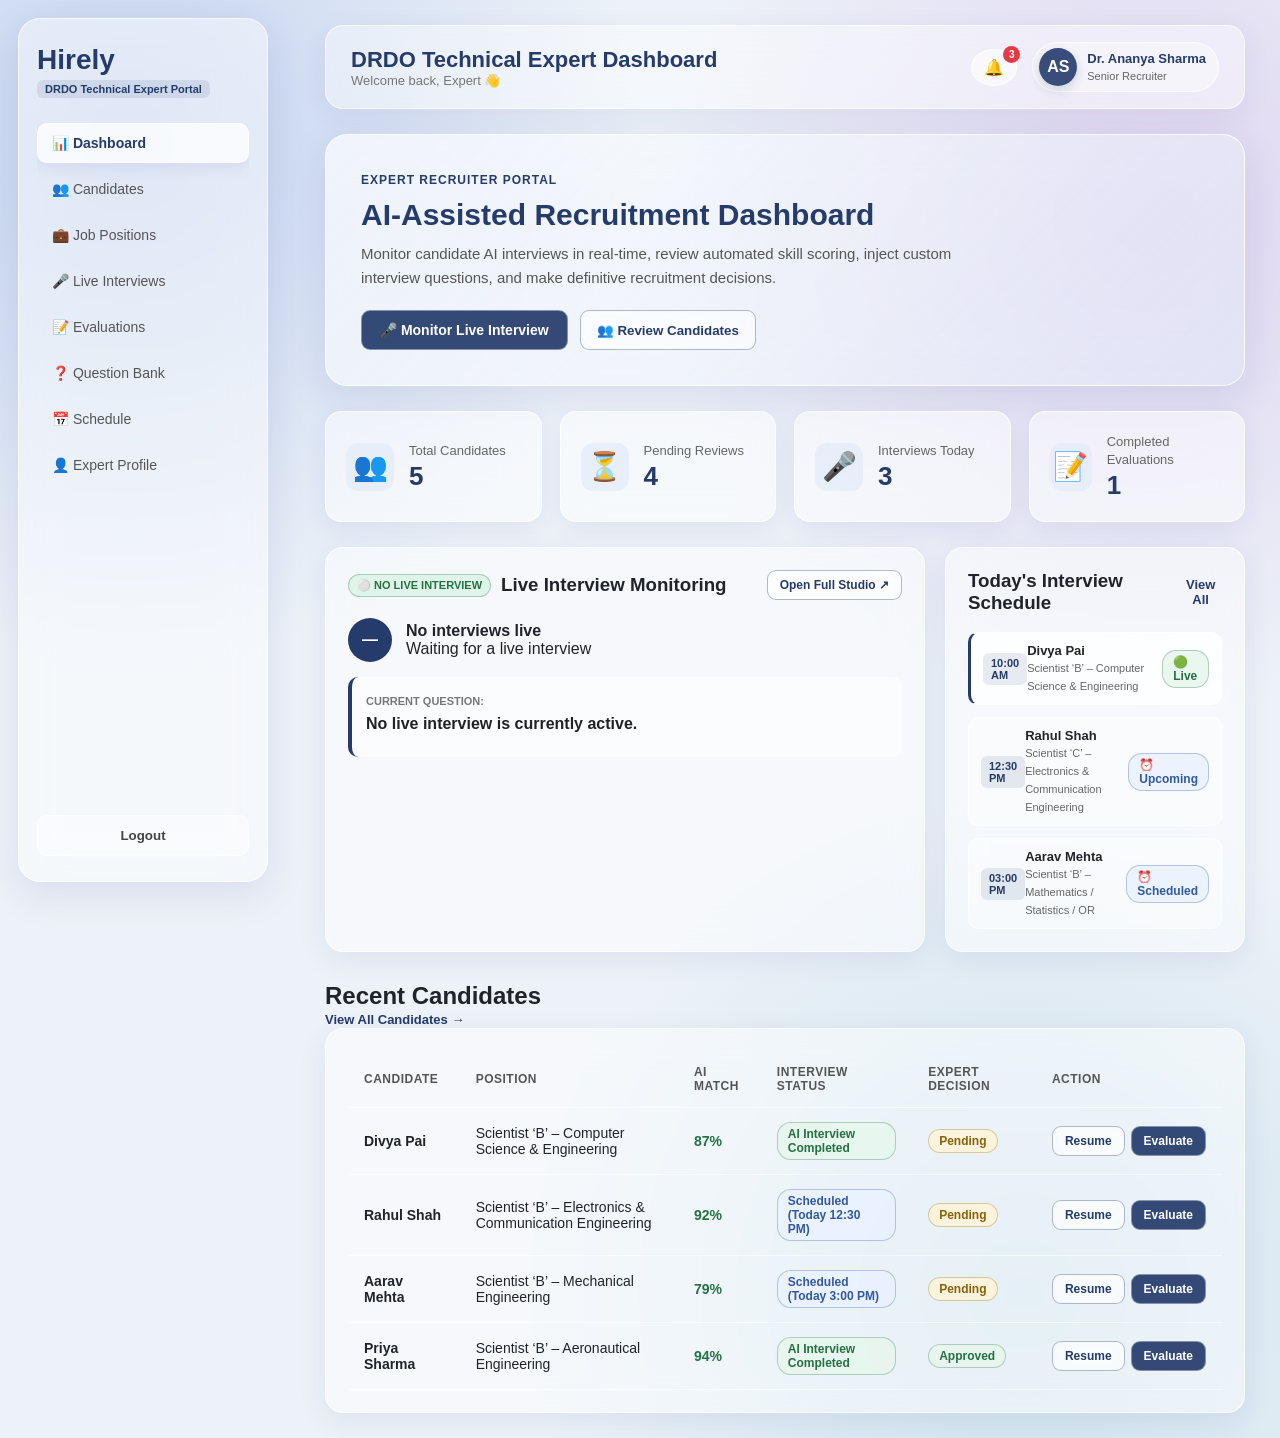
<file: expert.html>
<!DOCTYPE html>
<html lang="en">

<head>
    <meta charset="UTF-8">
    <meta name="viewport" content="width=device-width, initial-scale=1.0">
    <title>Hirely | Expert Recruiter Portal</title>
    <link rel="stylesheet" href="expert.css">
</head>

<body>

    <!-- ================= SIDEBAR ================= -->
    <aside class="sidebar">
        <div class="logo-container">
            <div class="logo">Hirely</div>
            <span class="portal-badge">DRDO Technical Expert Portal</span>
        </div>

        <nav>
            <button onclick="showSection('dashboard')" class="nav-item active">
                📊 Dashboard
            </button>
            <button onclick="showSection('candidates')" class="nav-item">
                👥 Candidates
            </button>
            <button onclick="showSection('positions')" class="nav-item">
                💼 Job Positions
            </button>
            <button onclick="showSection('interviews')" class="nav-item">
                🎤 Live Interviews
            </button>
            <button onclick="showSection('evaluations')" class="nav-item">
                📝 Evaluations
            </button>
            <button onclick="showSection('questions')" class="nav-item">
                ❓ Question Bank
            </button>
            <button onclick="showSection('schedule')" class="nav-item">
                📅 Schedule
            </button>
            <button onclick="showSection('profile')" class="nav-item">
                👤 Expert Profile
            </button>
        </nav>

        <button class="logout" onclick="logout()">
            Logout
        </button>
    </aside>


    <!-- ================= MAIN CONTENT ================= -->
    <main class="main">

        <!-- TOP BAR -->
        <header class="topbar">
            <div>
                <h2 id="pageTitle">DRDO Technical Expert Dashboard</h2>
                <p id="pageSubTitle">Welcome back, Expert 👋</p>
            </div>

            <div class="top-actions">
                <div class="notification-wrapper">
                    <button class="icon-btn" onclick="toggleNotifications()" title="Notifications">
                        🔔 <span class="notif-badge" id="notifBadge">3</span>
                    </button>

                    <!-- Notifications Dropdown -->
                    <div class="notif-dropdown" id="notifDropdown">
                        <div class="notif-header">
                            <strong>Notifications</strong>
                            <span class="mark-read" onclick="clearNotifs()">Mark all read</span>
                        </div>
                        <div class="notif-list" id="notifList">
                            <div class="notif-item unread">
                                <span class="notif-icon">🎤</span>
                                <div>
                                    <p><strong>Live Interview Started</strong></p>
                                    <small>Divya Pai for Scientist ‘B’ – Computer Science & Engineering</small>
                                </div>
                            </div>
                            <div class="notif-item unread">
                                <span class="notif-icon">🤖</span>
                                <div>
                                    <p><strong>AI Evaluation Ready</strong></p>
                                    <small>Rahul Shah matched 92%</small>
                                </div>
                            </div>
                            <div class="notif-item unread">
                                <span class="notif-icon">📅</span>
                                <div>
                                    <p><strong>Interview Scheduled</strong></p>
                                    <small>Aarav Mehta at 3:00 PM today</small>
                                </div>
                            </div>
                        </div>
                    </div>
                </div>

                <div class="profile-chip" onclick="showSection('profile')">
                    <div class="avatar" id="topAvatar">AS</div>
                    <div class="profile-info">
                        <strong id="topExpertName">Dr. Ananya Sharma</strong>
                        <small>Senior Recruiter</small>
                    </div>
                </div>
            </div>
        </header>


        <!-- ================= 1. DASHBOARD ================= -->
        <section id="dashboard" class="page active-page">

            <div class="welcome-card">
                <div>
                    <span class="small-label">EXPERT RECRUITER PORTAL</span>
                    <h1>AI-Assisted Recruitment Dashboard</h1>
                    <p>
                        Monitor candidate AI interviews in real-time, review automated skill scoring, 
                        inject custom interview questions, and make definitive recruitment decisions.
                    </p>
                    <div class="hero-buttons">
                        <button onclick="showSection('interviews')" class="primary-btn">
                            🎤 Monitor Live Interview
                        </button>
                        <button onclick="showSection('candidates')" class="secondary-btn">
                            👥 Review Candidates
                        </button>
                    </div>
                </div>
            </div>

            <!-- STATISTICS CARDS -->
            <div class="stats">
                <div class="stat-card">
                    <div class="stat-icon">👥</div>
                    <div>
                        <span>Total Candidates</span>
                        <strong id="statCandidates">24</strong>
                    </div>
                </div>

                <div class="stat-card">
                    <div class="stat-icon">⏳</div>
                    <div>
                        <span>Pending Reviews</span>
                        <strong id="statPending">7</strong>
                    </div>
                </div>

                <div class="stat-card">
                    <div class="stat-icon">🎤</div>
                    <div>
                        <span>Interviews Today</span>
                        <strong id="statInterviews">3</strong>
                    </div>
                </div>

                <div class="stat-card">
                    <div class="stat-icon">📝</div>
                    <div>
                        <span>Completed Evaluations</span>
                        <strong id="statEvaluations">18</strong>
                    </div>
                </div>
            </div>

            <!-- LIVE MONITOR WIDGET ON DASHBOARD -->
            <div class="dashboard-grid">
                <div class="glass-card live-widget">
                    <div class="card-header">
                        <div class="header-left">
                            <span class="live-pill">⚪ NO LIVE INTERVIEW</span>
                            <h3>Live Interview Monitoring</h3>
                        </div>
                        <button onclick="showSection('interviews')" class="secondary-btn btn-sm">
                            Open Full Studio ↗
                        </button>
                    </div>

                    <div class="live-candidate-brief">
                        <div class="candidate-avatar">—</div>
                        <div>
                            <h4 class="live-dashboard-candidate-name">No interviews live</h4>
                            <p class="live-dashboard-candidate-detail">Waiting for a live interview</p>
                        </div>
                    </div>

                    <div class="question-preview-box">
                        <span class="box-label">Current Question:</span>
                        <p class="question-text live-dashboard-question">No live interview is currently active.</p>
                        <div class="metrics-preview live-dashboard-metrics">
                        </div>
                    </div>
                </div>

                <!-- TODAY'S SCHEDULE MINI WIDGET -->
                <div class="glass-card schedule-widget">
                    <div class="card-header">
                        <h3>Today's Interview Schedule</h3>
                        <button onclick="showSection('schedule')" class="text-btn">View All</button>
                    </div>

                    <ul class="mini-schedule-list">
                        <li class="schedule-item active-item">
                            <span class="time-badge">10:00 AM</span>
                            <div class="item-detail">
                                <strong>Divya Pai</strong>
                                <small>Scientist ‘B’ – Computer Science & Engineering</small>
                            </div>
                            <span class="status live">🟢 Live</span>
                        </li>
                        <li class="schedule-item">
                            <span class="time-badge">12:30 PM</span>
                            <div class="item-detail">
                                <strong>Rahul Shah</strong>
                                <small>Scientist ‘C’ – Electronics & Communication Engineering</small>
                            </div>
                            <span class="status upcoming">⏰ Upcoming</span>
                        </li>
                        <li class="schedule-item">
                            <span class="time-badge">03:00 PM</span>
                            <div class="item-detail">
                                <strong>Aarav Mehta</strong>
                                <small>Scientist ‘B’ – Mathematics / Statistics / OR</small>
                            </div>
                            <span class="status upcoming">⏰ Scheduled</span>
                        </li>
                    </ul>
                </div>
            </div>

            <!-- RECENT CANDIDATES SUMMARY -->
            <div class="section-heading">
                <h2>Recent Candidates</h2>
                <button onclick="showSection('candidates')" class="text-btn">View All Candidates →</button>
            </div>

            <div class="table-container glass-card">
                <table class="custom-table">
                    <thead>
                        <tr>
                            <th>Candidate</th>
                            <th>Position</th>
                            <th>AI Match</th>
                            <th>Interview Status</th>
                            <th>Expert Decision</th>
                            <th>Action</th>
                        </tr>
                    </thead>
                    <tbody id="recentCandidatesTbody">
                        <!-- Populated dynamically by JS -->
                    </tbody>
                </table>
            </div>

        </section>


        <!-- ================= 2. CANDIDATE MANAGEMENT ================= -->
        <section id="candidates" class="page">

            <div class="section-heading">
                <div>
                    <h1>Candidate Management</h1>
                    <p>Filter candidates, view AI match ratings, inspect interview responses, and manage hiring decisions.</p>
                </div>
            </div>

            <!-- SEARCH & FILTERS -->
            <div class="filter-bar glass-card">
                <div class="search-field">
                    <label>Search Candidate</label>
                    <input type="text" id="candidateSearchInput" placeholder="Name, skill, or keyword..." onkeyup="filterCandidates()">
                </div>

                <div class="filter-field">
                    <label>Position</label>
                    <select id="candidatePositionFilter" onchange="filterCandidates()">
                        <option value="all">All Positions</option>
                        <option value="Scientist ‘B’">Scientist ‘B’</option>
                        <option value="Scientist ‘C’">Scientist ‘C’</option>
                        <option value="Scientist ‘D’">Scientist ‘D’</option>
                        <option value="Scientist ‘E’">Scientist ‘E’</option>
                        <option value="Scientist ‘F’">Scientist ‘F’</option>
                        <option value="Scientist ‘G’">Scientist ‘G’</option>
                        <option value="Scientist ‘H’">Scientist ‘H’</option>
                        <option value="Distinguished Scientist">Distinguished Scientist</option>
                        <option value="Scientist ‘B’ – Computer Science & Engineering">Scientist ‘B’ – Computer Science & Engineering</option>
                        <option value="Scientist ‘C’ – Electronics & Communication Engineering">Scientist ‘C’ – Electronics & Communication Engineering</option>
                        <option value="Scientist ‘B’ – Mathematics / Statistics / OR">Scientist ‘B’ – Mathematics / Statistics / OR</option>
                        <option value="Scientist ‘B’ – Psychology">Scientist ‘B’ – Psychology</option>
                        <option value="Scientist ‘F’ – Advanced Computing & AI">Scientist ‘F’ – Advanced Computing & AI</option>
                    </select>
                </div>

                <div class="filter-field">
                    <label>Decision Status</label>
                    <select id="candidateDecisionFilter" onchange="filterCandidates()">
                        <option value="all">All Statuses</option>
                        <option value="Pending">Pending Review</option>
                        <option value="Approved">Approved</option>
                        <option value="Rejected">Rejected</option>
                        <option value="Review Requested">Review Requested</option>
                    </select>
                </div>
            </div>

            <div class="results-meta">
                <span id="candidateCountLabel">Showing 5 Candidates</span>
            </div>

            <!-- CANDIDATES LIST CONTAINER -->
            <div class="candidates-grid" id="candidatesGrid">
                <!-- Dynamic candidate cards rendered by JS -->
            </div>

        </section>


        <!-- ================= 3. JOB POSITIONS ================= -->
        <section id="positions" class="page">

            <div class="section-heading">
                <div>
                    <h1>Job Positions</h1>
                    <p>Manage active job vacancies, target skill requirements, and candidate pipelines.</p>
                </div>
                <button onclick="openPostJobModal()" class="primary-btn">➕ Post New DRDO Position</button>
            </div>

            <div class="positions-grid" id="positionsGrid">
                <!-- Dynamic Job Positions rendered by JS -->
            </div>

        </section>


        <!-- ================= 4. LIVE INTERVIEWS ================= -->
        <section id="interviews" class="page">

            <div class="section-heading">
                <div>
                    <h1>Live AI Interview Monitoring</h1>
                    <p>Monitor candidate responses live, review real-time sentiment/technical AI analysis, and ask dynamic questions.</p>
                </div>
            </div>

            <!-- CANDIDATE SELECTOR FOR LIVE MONITORING -->
            <div class="live-selector-bar glass-card">
                <label>Select Active Candidate Interview:</label>
                <select id="liveCandidateSelect" onchange="changeLiveCandidate()">
                    <option value="">No interviews live</option>
                </select>
            </div>

            <!-- MAIN INTERVIEW MONITOR STUDIO -->
            <div class="interview-studio-grid">

                <!-- LEFT STAGE: VIRTUAL ROOM & QUESTION -->
                <div class="glass-card studio-left">

                    <div class="studio-top">
                        <div class="candidate-header-info">
                            <h2 id="liveCandidateName">No interviews live</h2>
                            <p id="liveCandidatePos">Waiting for a live interview</p>
                        </div>
                        <span class="live-indicator-badge" id="liveStatusBadge">NO LIVE INTERVIEW</span>
                    </div>

                    <!-- VIRTUAL VIDEO STAGE -->
                    <div class="virtual-stage">
                        <div class="video-box ai-box">
                            <div class="avatar-circle pulse">🤖</div>
                            <span>Hirely AI Interviewer</span>
                            <div class="audio-wave">
                                <span></span><span></span><span></span><span></span>
                            </div>
                        </div>

                        <div class="video-box candidate-box">
                            <div class="avatar-circle candidate-avatar-circle" id="liveCandidateInitials">—</div>
                            <span id="liveCandidateLabel">No interviews live</span>
                            <div class="mic-status">🎙️ Audio Active</div>
                        </div>
                    </div>

                    <!-- CURRENT QUESTION DISPLAY -->
                    <div class="current-question-card">
                        <div class="question-header">
                            <span class="q-tag">Question #<span id="questionNum">0</span></span>
                            <span class="q-cat" id="questionCat">Live Monitoring</span>
                        </div>
                        <h3 id="currentQuestionText">"No interviews live"</h3>
                    </div>

                    <!-- LIVE CANDIDATE ANSWER FEED -->
                    <div class="live-answer-card">
                        <div class="answer-header">
                            <span>💬 Live Candidate Response:</span>
                            <small class="typing-indicator" id="typingStatus">● Transcribing speech...</small>
                        </div>
                        <p id="liveAnswerText">
                            "Waiting for a live interview..."
                        </p>
                    </div>

                    <!-- EXPERT INTERACTIVE CONTROLS -->
                    <div class="expert-controls-bar">
                        <button onclick="togglePauseInterview()" class="control-btn" id="pauseBtn">
                            ⏸ Pause Interview
                        </button>
                        <button onclick="skipQuestion()" class="control-btn">
                            ⏭ Skip Question
                        </button>
                        <button onclick="openAskQuestionModal()" class="control-btn highlight">
                            💬 Ask Candidate
                        </button>
                        <button onclick="openAddNoteModal()" class="control-btn">
                            📝 Add Note
                        </button>
                        <button onclick="flagResponse()" class="control-btn warning">
                            🚩 Flag Response
                        </button>
                        <button onclick="endInterview()" class="control-btn danger">
                            ⏹ End Interview
                        </button>
                    </div>

                </div>


                <!-- RIGHT STAGE: REAL TIME AI METRICS & INTERVIEW LOG -->
                <div class="glass-card studio-right">
                    <h3>Real-Time AI Analysis</h3>
                    <p class="sub-text">Continuous NLP sentiment & technical evaluation.</p>

                    <div class="metric-bars-container">

                        <div class="metric-item">
                            <div class="metric-label">
                                <span>Technical Relevance</span>
                                <strong id="techScore">0%</strong>
                            </div>
                            <div class="progress-bg">
                                <div class="progress-fill" id="techBar" style="width: 0%;"></div>
                            </div>
                        </div>

                        <div class="metric-item">
                            <div class="metric-label">
                                <span>Confidence Level</span>
                                <strong id="confScore">0%</strong>
                            </div>
                            <div class="progress-bg">
                                <div class="progress-fill" id="confBar" style="width: 0%;"></div>
                            </div>
                        </div>

                        <div class="metric-item">
                            <div class="metric-label">
                                <span>Communication Clarity</span>
                                <strong id="commScore">0%</strong>
                            </div>
                            <div class="progress-bg">
                                <div class="progress-fill" id="commBar" style="width: 0%;"></div>
                            </div>
                        </div>

                    </div>

                    <div class="ai-summary-box">
                        <strong>🤖 AI Real-Time Feedback:</strong>
                        <p id="aiRealtimeFeedback">
                            No interviews live.
                        </p>
                    </div>

                    <!-- EXPERT INJECTED QUESTIONS LOG -->
                    <div class="injected-questions-log">
                        <h4>Expert Injected Questions & Notes</h4>
                        <div class="log-list" id="injectedQuestionsList">
                            <div class="log-item empty-log">No custom questions injected yet. Click "Ask Candidate" to send a question.</div>
                        </div>
                    </div>
                </div>

            </div>

        </section>


        <!-- ================= 5. EVALUATIONS ================= -->
        <section id="evaluations" class="page">

            <div class="section-heading">
                <div>
                    <h1>Interview Evaluations</h1>
                    <p>Combine AI evaluation scores with Expert manual ratings to generate final recruitment decisions.</p>
                </div>
            </div>

            <!-- CANDIDATE EVALUATION SELECTION -->
            <div class="eval-selector-bar glass-card">
                <label>Select Candidate for Final Evaluation:</label>
                <select id="evalCandidateSelect" onchange="loadCandidateEvaluation()">
                    <option value="divya">Divya Pai — Scientist ‘B’ – Computer Science & Engineering (AI Score: 86%)</option>
                    <option value="rahul">Rahul Shah — Scientist ‘C’ – Electronics & Communication Engineering (AI Score: 92%)</option>
                    <option value="aarav">Aarav Mehta — Scientist ‘B’ – Mathematics / Statistics / OR (AI Score: 79%)</option>
                    <option value="priya">Priya Sharma — Scientist ‘B’ – Psychology (AI Score: 94%)</option>
                </select>
            </div>

            <div class="eval-grid">

                <!-- LEFT: AI EVALUATION BREAKDOWN -->
                <div class="glass-card eval-left">
                    <div class="card-header">
                        <h3>🤖 AI Automated Evaluation</h3>
                        <span class="tag ai-tag">AI Generated</span>
                    </div>

                    <div class="score-ring-box">
                        <div class="score-circle">
                            <strong id="evalAiScore">86%</strong>
                            <span>AI Score</span>
                        </div>
                        <div class="rec-badge" id="evalAiRec">✓ Recommended</div>
                    </div>

                    <div class="eval-metrics-list">
                        <div class="eval-metric-row">
                            <span>Technical Skills</span>
                            <div class="bar-wrap">
                                <div class="bar-fill" id="evalAiTechBar" style="width: 85%;"></div>
                            </div>
                            <strong id="evalAiTech">85%</strong>
                        </div>

                        <div class="eval-metric-row">
                            <span>Communication</span>
                            <div class="bar-wrap">
                                <div class="bar-fill" id="evalAiCommBar" style="width: 90%;"></div>
                            </div>
                            <strong id="evalAiComm">90%</strong>
                        </div>

                        <div class="eval-metric-row">
                            <span>Problem Solving</span>
                            <div class="bar-wrap">
                                <div class="bar-fill" id="evalAiProbBar" style="width: 82%;"></div>
                            </div>
                            <strong id="evalAiProb">82%</strong>
                        </div>

                        <div class="eval-metric-row">
                            <span>Confidence</span>
                            <div class="bar-wrap">
                                <div class="bar-fill" id="evalAiConfBar" style="width: 88%;"></div>
                            </div>
                            <strong id="evalAiConf">88%</strong>
                        </div>
                    </div>

                    <!-- CANDIDATE INTERVIEW TIMELINE -->
                    <div class="timeline-container">
                        <h4>Candidate Interview Timeline</h4>
                        <div class="timeline">
                            <div class="timeline-step completed">
                                <div class="step-icon">✓</div>
                                <div class="step-content">
                                    <strong>Application Submitted</strong>
                                    <small>Sep 22, 2026</small>
                                </div>
                            </div>
                            <div class="timeline-step completed">
                                <div class="step-icon">✓</div>
                                <div class="step-content">
                                    <strong>AI Screening</strong>
                                    <small>Passed (88%)</small>
                                </div>
                            </div>
                            <div class="timeline-step completed">
                                <div class="step-icon">✓</div>
                                <div class="step-content">
                                    <strong>AI Interview</strong>
                                    <small>Completed</small>
                                </div>
                            </div>
                            <div class="timeline-step active">
                                <div class="step-icon">●</div>
                                <div class="step-content">
                                    <strong>Expert Review</strong>
                                    <small>In Progress</small>
                                </div>
                            </div>
                            <div class="timeline-step pending">
                                <div class="step-icon">○</div>
                                <div class="step-content">
                                    <strong>Final Decision</strong>
                                    <small>Awaiting Expert</small>
                                </div>
                            </div>
                        </div>
                    </div>
                </div>


                <!-- RIGHT: EXPERT MANUAL EVALUATION FORM -->
                <div class="glass-card eval-right">
                    <div class="card-header">
                        <h3>🧑‍💼 Expert Manual Evaluation</h3>
                        <span class="tag expert-tag">Recruiter Input</span>
                    </div>

                    <form onsubmit="submitExpertEvaluation(event)">

                        <div class="form-group">
                            <label>Technical Knowledge Rating: <strong id="sliderTechVal">85%</strong></label>
                            <input type="range" min="0" max="100" value="85" id="sliderTech" oninput="updateSliderVal('sliderTech', 'sliderTechVal')">
                        </div>

                        <div class="form-group">
                            <label>Communication Score: <strong id="sliderCommVal">90%</strong></label>
                            <input type="range" min="0" max="100" value="90" id="sliderComm" oninput="updateSliderVal('sliderComm', 'sliderCommVal')">
                        </div>

                        <div class="form-group">
                            <label>Problem Solving & Logic: <strong id="sliderProbVal">85%</strong></label>
                            <input type="range" min="0" max="100" value="85" id="sliderProb" oninput="updateSliderVal('sliderProb', 'sliderProbVal')">
                        </div>

                        <div class="form-group">
                            <label>Cultural & Team Fit: <strong id="sliderFitVal">88%</strong></label>
                            <input type="range" min="0" max="100" value="88" id="sliderFit" oninput="updateSliderVal('sliderFit', 'sliderFitVal')">
                        </div>

                        <div class="form-group">
                            <label>📝 Expert Notes & Feedback</label>
                            <textarea id="evalExpertNotes" rows="4" placeholder="Write detailed evaluation notes regarding candidate strengths, code quality, and culture fit..." required>Candidate demonstrated strong depth in JavaScript fundamentals, clean variable scoping, and communicative problem-solving.</textarea>
                        </div>

                        <!-- AI + EXPERT COMBINATION STATUS -->
                        <div class="combination-box">
                            <div class="comb-item">
                                <span>AI Recommendation:</span>
                                <strong id="combAiRec">✓ Recommended (86%)</strong>
                            </div>
                            <div class="comb-item">
                                <span>Current Expert Decision:</span>
                                <strong id="combExpertStatus" class="status pending">Pending Review</strong>
                            </div>
                        </div>

                        <!-- ACTION DECISION BUTTONS -->
                        <div class="decision-buttons">
                            <button type="button" onclick="setCandidateDecision('Approved')" class="decision-btn approve">
                                ✅ Approve Candidate
                            </button>
                            <button type="button" onclick="setCandidateDecision('Rejected')" class="decision-btn reject">
                                ✕ Reject Candidate
                            </button>
                            <button type="button" onclick="setCandidateDecision('Review Requested')" class="decision-btn review">
                                ↻ Request Another Interview
                            </button>
                        </div>

                    </form>
                </div>

            </div>

        </section>


        <!-- ================= 6. QUESTION BANK ================= -->
        <section id="questions" class="page">

            <div class="section-heading">
                <div>
                    <h1>Interview Question Bank</h1>
                    <p>Maintain interview question categories, manage AI prompt templates, and add custom questions.</p>
                </div>
                <button onclick="openAddQuestionModal()" class="primary-btn">➕ Add Question</button>
            </div>

            <!-- CATEGORY FILTER TABS -->
            <div class="category-tabs glass-card">
                <button class="cat-tab active" onclick="filterQuestions('All')">All Categories</button>
                <button class="cat-tab" onclick="filterQuestions('Technical')">Technical</button>
                <button class="cat-tab" onclick="filterQuestions('Behavioral')">Behavioral</button>
                <button class="cat-tab" onclick="filterQuestions('Situational')">Situational</button>
                <button class="cat-tab" onclick="filterQuestions('Communication')">Communication</button>
                <button class="cat-tab" onclick="filterQuestions('Role Specific')">Role Specific</button>
            </div>

            <div class="questions-list" id="questionsList">
                <!-- Dynamic questions rendered by JS -->
            </div>

        </section>


        <!-- ================= 7. SCHEDULE ================= -->
        <section id="schedule" class="page">

            <div class="section-heading">
                <div>
                    <h1>Interview Schedule</h1>
                    <p>Track today's live interviews, upcoming sessions, and reschedule candidate appointments.</p>
                </div>
            </div>

            <div class="schedule-container glass-card">
                <h3>Today's Scheduled Interviews</h3>
                <div class="schedule-full-list" id="scheduleFullList">
                    <!-- Dynamic schedule items rendered by JS -->
                </div>
            </div>

        </section>


        <!-- ================= 8. EXPERT PROFILE ================= -->
        <section id="profile" class="page">

            <div class="section-heading">
                <div>
                    <h1>Expert Profile</h1>
                    <p>Update your interviewer details, recruitment specialization, and contact preferences.</p>
                </div>
            </div>

            <div class="profile-card-container glass-card">
                <div class="profile-header-view">
                    <div class="big-avatar" id="profileBigAvatar">AS</div>
                    <div>
                        <h2 id="profileDisplayName">Dr. Ananya Sharma</h2>
                        <p id="profileDisplayTitle">Senior Technical Recruiter & Engineering Evaluator</p>
                    </div>
                </div>

                <form onsubmit="saveExpertProfile(event)" class="profile-form">
                    <div class="form-row">
                        <div class="form-group">
                            <label>Expert Name</label>
                            <input type="text" id="profName" value="Dr. Ananya Sharma" required>
                        </div>
                        <div class="form-group">
                            <label>Email Address</label>
                            <input type="email" id="profEmail" value="ananya.sharma@hirely.com" required>
                        </div>
                    </div>

                    <div class="form-row">
                        <div class="form-group">
                            <label>Specialization</label>
                            <input type="text" id="profSpec" value="DRDO Scientist Assessment • Computer Science & AI" required>
                        </div>
                        <div class="form-group">
                            <label>Years of Experience</label>
                            <input type="text" id="profExp" value="12 Years" required>
                        </div>
                    </div>

                    <div class="form-group">
                        <label>Technical Skills & Focus Areas</label>
                        <input type="text" id="profSkills" value="AI/ML, Cyber Security, Systems Engineering, Scientist Assessment" required>
                    </div>

                    <div class="form-group">
                        <label>Organization / Company</label>
                        <input type="text" id="profOrg" value="DRDO" required>
                    </div>

                    <button type="submit" class="primary-btn">Save Changes</button>
                </form>
            </div>

        </section>

    </main>


    <!-- ================= MODALS ================= -->

    <!-- 1. ASK QUESTION MODAL (LIVE INTERVIEW) -->
    <div id="askQuestionModal" class="modal">
        <div class="modal-box">
            <button class="close-btn" onclick="closeAskQuestionModal()">×</button>
            <span class="tag">Live Interview Control</span>
            <h2>Ask the Candidate a Question</h2>
            <p>Inject a real-time question into the candidate's interview session.</p>

            <form onsubmit="sendExpertQuestion(event)">
                <div class="form-group">
                    <label>Your Question:</label>
                    <textarea id="expertQuestionInput" rows="4" placeholder="e.g. Can you explain how you handled a difficult frontend bug in your past project?" required></textarea>
                </div>
                <button type="submit" class="primary-btn">Send Question to Candidate</button>
            </form>
        </div>
    </div>

    <!-- 2. ADD NOTE MODAL (LIVE INTERVIEW) -->
    <div id="addNoteModal" class="modal">
        <div class="modal-box">
            <button class="close-btn" onclick="closeAddNoteModal()">×</button>
            <span class="tag">Real-Time Notes</span>
            <h2>Add Interview Note</h2>
            <p>Attach a private recruiter note to this interview session.</p>

            <form onsubmit="saveInterviewNote(event)">
                <div class="form-group">
                    <textarea id="expertNoteInput" rows="4" placeholder="Write observation note..." required></textarea>
                </div>
                <button type="submit" class="primary-btn">Save Note</button>
            </form>
        </div>
    </div>

    <!-- 3. ADD QUESTION MODAL (QUESTION BANK) -->
    <div id="addQuestionModal" class="modal">
        <div class="modal-box">
            <button class="close-btn" onclick="closeAddQuestionModal()">×</button>
            <span class="tag">Question Bank</span>
            <h2>Add New Question</h2>

            <form onsubmit="saveNewQuestion(event)">
                <div class="form-group">
                    <label>Category</label>
                    <select id="newQCat" required>
                        <option value="Technical">Technical</option>
                        <option value="Behavioral">Behavioral</option>
                        <option value="Situational">Situational</option>
                        <option value="Communication">Communication</option>
                        <option value="Role Specific">Role Specific</option>
                    </select>
                </div>

                <div class="form-group">
                    <label>Question Text</label>
                    <textarea id="newQText" rows="3" placeholder="Enter interview question..." required></textarea>
                </div>

                <div class="form-group">
                    <label>Difficulty Level</label>
                    <select id="newQDiff">
                        <option value="Easy">Easy</option>
                        <option value="Medium" selected>Medium</option>
                        <option value="Hard">Hard</option>
                    </select>
                </div>

                <button type="submit" class="primary-btn">Add Question</button>
            </form>
        </div>
    </div>

    <!-- 4. RESCHEDULE MODAL -->
    <div id="rescheduleModal" class="modal">
        <div class="modal-box">
            <button class="close-btn" onclick="closeRescheduleModal()">×</button>
            <span class="tag">Schedule Management</span>
            <h2>Reschedule Interview</h2>
            <p id="rescheduleCandidateName">Candidate: Divya Pai</p>

            <form onsubmit="saveReschedule(event)">
                <div class="form-group">
                    <label>New Date</label>
                    <input type="date" id="rescheduleDate" required>
                </div>
                <div class="form-group">
                    <label>New Time</label>
                    <input type="time" id="rescheduleTime" required>
                </div>
                <button type="submit" class="primary-btn">Confirm Reschedule</button>
            </form>
        </div>
    </div>

    <!-- 5. CANDIDATE RESUME MODAL -->
    <div id="resumeModal" class="modal">
        <div class="modal-box resume-box">
            <button class="close-btn" onclick="closeResumeModal()">×</button>
            <span class="tag">Candidate Resume</span>
            <h2 id="resumeCandidateName">Divya Pai - Resume</h2>
            
            <div class="resume-content-preview">
                <div class="resume-header">
                    <h3 id="resumeFullName">Divya Pai</h3>
                    <p id="resumeTitle">Scientist ‘B’ – Computer Science & Engineering • Mumbai, India</p>
                </div>
                <hr>
                <div class="resume-section">
                    <h4>Experience</h4>
                    <p><strong>Software Engineer Intern</strong> @ TechCorp (2025 - Present)</p>
                    <ul>
                        <li>Developed responsive web applications using React, JavaScript, and Vanilla CSS.</li>
                        <li>Optimized DOM performance and improved page speed scores by 25%.</li>
                    </ul>
                </div>
                <div class="resume-section">
                    <h4>Skills</h4>
                    <p class="skills-tags"><span>React</span> <span>JavaScript (ES6+)</span> <span>CSS3 / HTML5</span> <span>Git</span> <span>REST APIs</span></p>
                </div>
                <div class="resume-section">
                    <h4>Education</h4>
                    <p>B.Tech in Computer Science — Mumbai University (8.8 CGPA)</p>
                </div>
            </div>
            <button onclick="closeResumeModal()" class="secondary-btn btn-full">Close Preview</button>
        </div>
    </div>

    <!-- 6. POST JOB MODAL -->
    <div id="postJobModal" class="modal">
        <div class="modal-box">
            <button class="close-btn" onclick="closePostJobModal()">×</button>
            <span class="tag">Job Vacancy</span>
            <h2>Post New DRDO Position</h2>

            <form onsubmit="saveNewJobPosition(event)">
                <div class="form-group">
                    <label>Position Title</label>
                    <input type="text" id="jobPosTitle" placeholder="e.g. Scientist ‘B’ – Computer Science & Engineering" required>
                </div>
                <div class="form-group">
                    <label>Company / Department</label>
                    <input type="text" id="jobPosDept" placeholder="e.g. DRDO • CAIR" required>
                </div>
                <div class="form-group">
                    <label>Location & Work Mode</label>
                    <input type="text" id="jobPosLoc" placeholder="e.g. Bengaluru • On-site" required>
                </div>
                <div class="form-group">
                    <label>Required Skills (comma separated)</label>
                    <input type="text" id="jobPosSkills" placeholder="e.g. Computer Science, AI/ML, Cyber Security" required>
                </div>
                <button type="submit" class="primary-btn">Create Position</button>
            </form>
        </div>
    </div>

    <script src="drdo-data.js"></script>
    <script src="expert.js"></script>
</body>

</html>
</file>
<file: style.css>
* {
    margin: 0;
    padding: 0;
    box-sizing: border-box;
}


html {
    scroll-behavior: smooth;
}


body {
    font-family: Arial, sans-serif;

    color: #20242a;

    line-height: 1.6;

    background:
        radial-gradient(
            circle at 10% 15%,
            rgba(107, 139, 214, 0.30),
            transparent 30%
        ),

        radial-gradient(
            circle at 90% 20%,
            rgba(173, 129, 220, 0.24),
            transparent 30%
        ),

        radial-gradient(
            circle at 70% 90%,
            rgba(91, 164, 192, 0.20),
            transparent 30%
        ),

        #eef2f8;

    min-height: 100vh;
}


/* ================= NAVBAR ================= */

header {
    position: sticky;

    top: 15px;

    z-index: 10;

    width: calc(100% - 40px);

    margin: 15px auto 0;

    background: rgba(255, 255, 255, 0.55);

    backdrop-filter: blur(18px);
    -webkit-backdrop-filter: blur(18px);

    border: 1px solid rgba(255, 255, 255, 0.75);

    border-radius: 18px;

    box-shadow:
        0 8px 30px rgba(31, 38, 135, 0.10);
}


.navbar {
    max-width: 1200px;

    margin: auto;

    padding: 17px 25px;

    display: flex;

    align-items: center;

    justify-content: space-between;
}


.logo {
    font-size: 25px;

    font-weight: bold;

    color: #243b6b;
}


.nav-links {
    list-style: none;

    display: flex;

    gap: 30px;
}


.nav-links a {
    text-decoration: none;

    color: #555;

    font-size: 15px;

    transition: 0.3s;
}


.nav-links a:hover {
    color: #243b6b;
}


.login-btn {
    border: 1px solid rgba(255,255,255,0.5);

    background: rgba(36, 59, 107, 0.9);

    color: white;

    padding: 10px 20px;

    border-radius: 10px;

    cursor: pointer;

    transition: 0.3s;
}


.login-btn:hover {
    transform: translateY(-2px);

    box-shadow:
        0 8px 20px rgba(36, 59, 107, 0.25);
}


/* ================= HERO ================= */

.hero {
    padding: 120px 25px;

    text-align: center;

    min-height: 620px;

    display: flex;

    align-items: center;

    justify-content: center;

    position: relative;
}


.hero::before {
    content: "";

    position: absolute;

    width: 250px;
    height: 250px;

    background: rgba(104, 137, 220, 0.20);

    filter: blur(70px);

    border-radius: 50%;

    top: 80px;
    left: 10%;
}


.hero::after {
    content: "";

    position: absolute;

    width: 250px;
    height: 250px;

    background: rgba(183, 132, 220, 0.18);

    filter: blur(70px);

    border-radius: 50%;

    bottom: 50px;
    right: 10%;
}


.hero-content {
    max-width: 800px;

    padding: 55px;

    position: relative;

    z-index: 1;

    background: rgba(255, 255, 255, 0.42);

    backdrop-filter: blur(22px);
    -webkit-backdrop-filter: blur(22px);

    border: 1px solid rgba(255, 255, 255, 0.7);

    border-radius: 28px;

    box-shadow:
        0 15px 45px rgba(31, 38, 135, 0.12);
}


.tag {
    display: inline-block;

    background: rgba(225, 232, 245, 0.65);

    color: #243b6b;

    padding: 6px 12px;

    border-radius: 20px;

    font-size: 13px;

    font-weight: bold;

    border: 1px solid rgba(255,255,255,0.6);
}


.hero h1 {
    font-size: 52px;

    line-height: 1.15;

    margin: 20px 0;
}


.hero p {
    max-width: 600px;

    margin: 0 auto 30px;

    color: #666;
}


/* ================= BUTTONS ================= */

.primary-btn {
    display: inline-block;

    background: rgba(36, 59, 107, 0.92);

    color: white;

    border: 1px solid rgba(255,255,255,0.4);

    border-radius: 10px;

    padding: 12px 20px;

    cursor: pointer;

    text-decoration: none;

    transition: 0.3s;
}


.primary-btn:hover {
    transform: translateY(-2px);

    box-shadow:
        0 10px 25px rgba(36, 59, 107, 0.20);
}


.secondary-btn {
    display: inline-block;

    background: rgba(255,255,255,0.45);

    color: #243b6b;

    border: 1px solid rgba(36,59,107,0.35);

    border-radius: 10px;

    padding: 11px 20px;

    text-decoration: none;

    backdrop-filter: blur(12px);

    transition: 0.3s;
}


.secondary-btn:hover {
    background: rgba(255,255,255,0.7);
}


/* ================= SECTIONS ================= */

.section {
    max-width: 1200px;

    margin: auto;

    padding: 80px 25px;
}


.section-heading {
    text-align: center;

    margin-bottom: 40px;
}


.section-heading h2 {
    font-size: 34px;

    margin: 12px 0;
}


.section-heading p {
    color: #666;
}


/* ================= JOB GRID ================= */

.job-grid {
    display: grid;

    grid-template-columns:
        repeat(3, 1fr);

    gap: 20px;
}


.job-card {
    background: rgba(255,255,255,0.48);

    backdrop-filter: blur(18px);
    -webkit-backdrop-filter: blur(18px);

    border: 1px solid rgba(255,255,255,0.75);

    border-radius: 18px;

    padding: 24px;

    box-shadow:
        0 8px 30px rgba(31,38,135,0.08);

    transition: 0.3s;
}


.job-card:hover {
    transform: translateY(-6px);

    box-shadow:
        0 18px 40px rgba(31,38,135,0.14);
}


.job-top {
    display: flex;

    justify-content: space-between;

    gap: 10px;

    margin-bottom: 20px;
}


.job-type {
    background: rgba(237,241,248,0.7);

    color: #243b6b;

    padding: 5px 9px;

    border-radius: 15px;

    font-size: 12px;
}


.closing {
    color: #b45b25;

    font-size: 12px;
}


.job-card h3 {
    margin-bottom: 5px;
}


.company {
    color: #777;

    font-size: 14px;
}


.job-card > p:not(.company) {
    color: #666;

    font-size: 14px;

    margin: 15px 0;
}


.job-info {
    display: flex;

    gap: 15px;

    color: #666;

    font-size: 13px;

    margin: 15px 0;
}


.skills {
    display: flex;

    flex-wrap: wrap;

    gap: 7px;

    margin: 18px 0;
}


.skills span {
    background: rgba(241,242,244,0.7);

    padding: 5px 8px;

    border-radius: 7px;

    font-size: 12px;

    border: 1px solid rgba(255,255,255,0.7);
}


.job-card button {
    width: 100%;

    background: rgba(255,255,255,0.45);

    border: 1px solid rgba(36,59,107,0.4);

    color: #243b6b;

    padding: 10px;

    border-radius: 9px;

    cursor: pointer;

    transition: 0.3s;
}


.job-card button:hover {
    background: #243b6b;

    color: white;
}


.center-button {
    text-align: center;

    margin-top: 35px;
}


/* ================= SEARCH ================= */

.positions-section {
    max-width: none;

    padding-left: max(25px, calc((100% - 1150px) / 2));

    padding-right: max(25px, calc((100% - 1150px) / 2));
}


.large-search-box {
    background: rgba(255,255,255,0.48);

    backdrop-filter: blur(18px);
    -webkit-backdrop-filter: blur(18px);

    border: 1px solid rgba(255,255,255,0.75);

    border-radius: 18px;

    padding: 18px;

    display: grid;

    grid-template-columns:
        2fr 1fr 1fr 1fr;

    gap: 15px;

    margin-bottom: 25px;

    box-shadow:
        0 8px 30px rgba(31,38,135,0.08);
}


.search-main label,
.filter-field label {
    display: block;

    font-size: 12px;

    color: #777;

    margin-bottom: 6px;
}


.search-main input,
.filter-field select {
    width: 100%;

    padding: 12px;

    border: 1px solid rgba(255,255,255,0.7);

    border-radius: 9px;

    outline: none;

    background: rgba(255,255,255,0.55);

    backdrop-filter: blur(10px);
}


.results-row {
    margin-bottom: 20px;

    color: #666;

    font-size: 14px;
}


/* ================= ABOUT ================= */

.about {
    max-width: none;

    background: rgba(255,255,255,0.20);
}


.about-content {
    max-width: 1000px;

    margin: auto;

    display: grid;

    grid-template-columns: 1fr 1fr;

    gap: 30px;
}


.about-content > div {
    background: rgba(255,255,255,0.45);

    backdrop-filter: blur(18px);

    padding: 30px;

    border-radius: 18px;

    border: 1px solid rgba(255,255,255,0.7);

    box-shadow:
        0 8px 25px rgba(31,38,135,0.08);
}


.about-content h3 {
    margin-bottom: 10px;
}


.about-content p {
    color: #666;
}


/* ================= CONTACT ================= */

.contact-form {
    max-width: 600px;

    margin: auto;

    display: flex;

    flex-direction: column;

    gap: 15px;

    background: rgba(255,255,255,0.45);

    backdrop-filter: blur(18px);

    padding: 30px;

    border-radius: 20px;

    border: 1px solid rgba(255,255,255,0.7);

    box-shadow:
        0 10px 35px rgba(31,38,135,0.08);
}


.contact-form input,
.contact-form textarea,
.login-box input {
    width: 100%;

    padding: 13px;

    border: 1px solid rgba(255,255,255,0.8);

    border-radius: 9px;

    font-family: inherit;

    background: rgba(255,255,255,0.55);

    outline: none;
}


.contact-form textarea {
    resize: vertical;
}


/* ================= LOGIN ================= */

.modal {
    display: none;

    position: fixed;

    inset: 0;

    background: rgba(20,25,40,0.35);

    backdrop-filter: blur(8px);
    -webkit-backdrop-filter: blur(8px);

    align-items: center;

    justify-content: center;

    padding: 20px;

    z-index: 20;
}


.login-box {
    width: 400px;

    max-width: 100%;

    background: rgba(255,255,255,0.55);

    backdrop-filter: blur(25px);
    -webkit-backdrop-filter: blur(25px);

    padding: 35px;

    border-radius: 22px;

    position: relative;

    border: 1px solid rgba(255,255,255,0.8);

    box-shadow:
        0 20px 60px rgba(20,30,60,0.20);
}


.login-box h2 {
    margin: 15px 0 5px;
}


.login-box p {
    color: #666;

    margin-bottom: 20px;
}


.login-box form {
    display: flex;

    flex-direction: column;

    gap: 12px;
}


.close-btn {
    position: absolute;

    right: 18px;

    top: 12px;

    background: none;

    border: none;

    font-size: 25px;

    cursor: pointer;
}


.register-text {
    text-align: center;

    margin-top: 20px;

    font-size: 13px;
}


.register-text a {
    color: #243b6b;
}


/* ================= ROLE SELECTOR ================= */

.role-selector {
    display: flex;

    gap: 8px;

    margin-bottom: 20px;

    background: rgba(225, 232, 245, 0.55);

    padding: 5px;

    border-radius: 12px;

    border: 1px solid rgba(255, 255, 255, 0.7);
}


.role-btn {
    flex: 1;

    padding: 9px 12px;

    border: 1px solid transparent;

    background: transparent;

    border-radius: 9px;

    font-size: 14px;

    font-weight: bold;

    color: #555;

    cursor: pointer;

    transition: 0.3s;

    display: flex;

    align-items: center;

    justify-content: center;

    gap: 6px;
}


.role-btn.active {
    background: rgba(255, 255, 255, 0.9);

    color: #243b6b;

    border: 1px solid rgba(255, 255, 255, 0.95);

    box-shadow: 0 4px 15px rgba(36, 59, 107, 0.12);
}


/* ================= FOOTER ================= */

footer {
    background: rgba(32,39,53,0.88);

    backdrop-filter: blur(15px);

    color: white;

    text-align: center;

    padding: 35px 20px;
}


footer .logo {
    color: white;

    margin-bottom: 8px;
}


footer p {
    color: #c2c6cf;

    font-size: 13px;
}


/* ================= MOBILE ================= */

@media (max-width: 800px) {

    .nav-links {
        display: none;
    }


    .navbar {
        padding: 15px 18px;
    }


    .hero {
        padding: 70px 18px;
    }


    .hero-content {
        padding: 35px 22px;
    }


    .hero h1 {
        font-size: 38px;
    }


    .job-grid {
        grid-template-columns: 1fr;
    }


    .large-search-box {
        grid-template-columns: 1fr;
    }


    .about-content {
        grid-template-columns: 1fr;
    }


    .section {
        padding: 60px 18px;
    }

}
</file>
<file: candidate.css>
* {
    margin: 0;
    padding: 0;
    box-sizing: border-box;
}


body {

    font-family: Arial, sans-serif;

    color: #20242a;

    min-height: 100vh;

    background:

        radial-gradient(
            circle at 10% 10%,
            rgba(100, 140, 220, 0.30),
            transparent 30%
        ),

        radial-gradient(
            circle at 90% 15%,
            rgba(180, 130, 220, 0.25),
            transparent 30%
        ),

        radial-gradient(
            circle at 80% 90%,
            rgba(90, 170, 200, 0.22),
            transparent 30%
        ),

        #edf2f8;
}


/* ================= SIDEBAR ================= */

.sidebar {

    position: fixed;

    left: 18px;

    top: 18px;

    width: 230px;

    height: calc(100vh - 36px);

    padding: 25px 18px;

    display: flex;

    flex-direction: column;

    background:
        rgba(255,255,255,0.45);

    backdrop-filter:
        blur(22px);

    -webkit-backdrop-filter:
        blur(22px);

    border:
        1px solid rgba(255,255,255,0.75);

    border-radius: 22px;

    box-shadow:
        0 12px 40px
        rgba(31,38,135,0.10);

    z-index: 10;
}


.logo {

    font-size: 28px;

    font-weight: bold;

    color: #243b6b;

    margin-bottom: 40px;
}


nav {

    display: flex;

    flex-direction: column;

    gap: 8px;
}


.nav-item {

    border: 1px solid transparent;

    background:
        transparent;

    text-align: left;

    padding: 13px;

    border-radius: 10px;

    cursor: pointer;

    font-size: 15px;

    color: #555;

    transition: 0.3s;
}


.nav-item:hover {

    background:
        rgba(255,255,255,0.45);

    backdrop-filter:
        blur(10px);
}


.nav-item.active {

    background:
        rgba(255,255,255,0.65);

    color: #243b6b;

    border:
        1px solid rgba(255,255,255,0.8);

    box-shadow:
        0 5px 15px
        rgba(31,38,135,0.08);
}


.logout {

    margin-top: auto;

    padding: 12px;

    border:
        1px solid rgba(255,255,255,0.6);

    background:
        rgba(255,255,255,0.35);

    border-radius: 10px;

    cursor: pointer;

    transition: 0.3s;
}


.logout:hover {

    background:
        rgba(255,255,255,0.65);
}


/* ================= MAIN ================= */

.main {

    margin-left: 270px;

    padding: 30px 40px;

}


/* ================= TOP BAR ================= */

.topbar {

    display: flex;

    justify-content: space-between;

    align-items: center;

    margin-bottom: 35px;

    padding: 18px 25px;

    background:
        rgba(255,255,255,0.42);

    backdrop-filter:
        blur(18px);

    -webkit-backdrop-filter:
        blur(18px);

    border:
        1px solid rgba(255,255,255,0.7);

    border-radius: 18px;

    box-shadow:
        0 8px 30px
        rgba(31,38,135,0.07);
}


.topbar p {

    color: #777;

    margin-top: 5px;
}


.top-actions {

    display: flex;

    align-items: center;

    gap: 20px;
}


.avatar,
.profile-avatar {

    width: 42px;

    height: 42px;

    background:
        rgba(36,59,107,0.9);

    color: white;

    border-radius: 50%;

    display: flex;

    align-items: center;

    justify-content: center;

    font-weight: bold;

    box-shadow:
        0 5px 15px
        rgba(36,59,107,0.20);
}


/* ================= PAGES ================= */

.page {

    display: none;
}


.active-page {

    display: block;
}


/* ================= WELCOME ================= */

.welcome-card {

    background:

        linear-gradient(
            135deg,
            rgba(255,255,255,0.55),
            rgba(225,233,249,0.40)
        );

    backdrop-filter:
        blur(22px);

    -webkit-backdrop-filter:
        blur(22px);

    padding: 40px;

    border-radius: 22px;

    margin-bottom: 25px;

    border:
        1px solid rgba(255,255,255,0.75);

    box-shadow:
        0 12px 40px
        rgba(31,38,135,0.10);
}


.small-label {

    color: #243b6b;

    font-size: 12px;

    font-weight: bold;

    letter-spacing: 1px;
}


.welcome-card h1 {

    margin: 12px 0;

    font-size: 32px;
}


.welcome-card p {

    max-width: 600px;

    color: #666;

    line-height: 1.6;

    margin-bottom: 20px;
}


/* ================= BUTTONS ================= */

.primary-btn {

    background:
        rgba(36,59,107,0.92);

    color: white;

    border:
        1px solid rgba(255,255,255,0.4);

    padding: 11px 18px;

    border-radius: 9px;

    cursor: pointer;

    transition: 0.3s;
}


.primary-btn:hover {

    transform: translateY(-2px);

    box-shadow:
        0 8px 20px
        rgba(36,59,107,0.20);
}


.secondary-btn {

    background:
        rgba(255,255,255,0.45);

    color: #243b6b;

    border:
        1px solid rgba(36,59,107,0.30);

    padding: 10px 16px;

    border-radius: 9px;

    cursor: pointer;

    backdrop-filter:
        blur(10px);

    transition: 0.3s;
}


.secondary-btn:hover {

    background:
        rgba(255,255,255,0.70);
}


.text-btn {

    background: none;

    border: none;

    color: #243b6b;

    cursor: pointer;
}


/* ================= STATISTICS ================= */

.stats {

    display: grid;

    grid-template-columns:
        repeat(4, 1fr);

    gap: 15px;

    margin-bottom: 35px;
}


.stat-card {

    background:
        rgba(255,255,255,0.48);

    backdrop-filter:
        blur(18px);

    -webkit-backdrop-filter:
        blur(18px);

    padding: 22px;

    border:
        1px solid rgba(255,255,255,0.75);

    border-radius: 16px;

    box-shadow:
        0 8px 25px
        rgba(31,38,135,0.07);

    transition: 0.3s;
}


.stat-card:hover {

    transform: translateY(-4px);

    box-shadow:
        0 15px 30px
        rgba(31,38,135,0.12);
}


.stat-card span {

    color: #777;

    font-size: 14px;
}


.stat-card strong {

    display: block;

    font-size: 28px;

    margin-top: 8px;
}


/* ================= SECTION ================= */

.section-heading {

    display: flex;

    justify-content: space-between;

    align-items: center;

    margin: 30px 0 15px;
}


.section-heading p {

    color: #777;

    margin-top: 6px;
}


/* ================= JOB CARDS ================= */

.job-grid {

    display: grid;

    grid-template-columns:
        repeat(2, 1fr);

    gap: 18px;
}


.job-card {

    background:
        rgba(255,255,255,0.48);

    backdrop-filter:
        blur(18px);

    -webkit-backdrop-filter:
        blur(18px);

    padding: 22px;

    border:
        1px solid rgba(255,255,255,0.75);

    border-radius: 16px;

    box-shadow:
        0 8px 25px
        rgba(31,38,135,0.07);

    transition: 0.3s;
}


.job-card:hover {

    transform:
        translateY(-5px);

    box-shadow:
        0 15px 35px
        rgba(31,38,135,0.13);
}


.job-card h3 {

    margin: 12px 0 7px;
}


.job-card p {

    color: #666;

    margin: 5px 0;
}


.job-info {

    margin: 12px 0;

    color: #555;
}


.skills {

    font-size: 14px;
}


.tag {

    display: inline-block;

    background:
        rgba(237,242,251,0.70);

    color: #243b6b;

    padding: 5px 9px;

    border-radius: 7px;

    font-size: 12px;

    border:
        1px solid rgba(255,255,255,0.7);
}


/* ================= INTERVIEW ================= */

.interview-card {

    background:
        rgba(255,255,255,0.48);

    backdrop-filter:
        blur(18px);

    -webkit-backdrop-filter:
        blur(18px);

    border:
        1px solid rgba(255,255,255,0.75);

    border-radius: 16px;

    padding: 22px;

    display: flex;

    justify-content: space-between;

    align-items: center;

    box-shadow:
        0 8px 25px
        rgba(31,38,135,0.07);
}


.interview-card.large {

    margin-bottom: 18px;
}


.interview-card h3,
.interview-card h2 {

    margin: 10px 0;
}


.interview-card p {

    color: #666;

    margin-bottom: 8px;
}


.status {

    display: inline-block;

    padding: 5px 9px;

    border-radius: 6px;

    font-size: 12px;
}


.upcoming {

    background:
        rgba(233,241,255,0.75);

    color: #315a9e;
}


.shortlisted {

    background:
        rgba(231,246,237,0.75);

    color: #257044;
}


.interview {

    background:
        rgba(233,241,255,0.75);

    color: #315a9e;
}


.review {

    background:
        rgba(255,244,217,0.75);

    color: #86620b;
}


.rejected {

    background:
        rgba(251,232,232,0.75);

    color: #9b3434;
}


.completed {

    background:
        rgba(231,246,237,0.75);

    color: #257044;
}


.closing {

    display: block;

    color: #a14b3b;

    font-size: 13px;

    margin-bottom: 12px;
}


/* ================= SEARCH ================= */

.job-search {

    background:
        rgba(255,255,255,0.48);

    backdrop-filter:
        blur(18px);

    -webkit-backdrop-filter:
        blur(18px);

    padding: 20px;

    border:
        1px solid rgba(255,255,255,0.75);

    border-radius: 16px;

    display: grid;

    grid-template-columns:
        2fr 1fr 1fr;

    gap: 12px;

    margin: 25px 0 12px;

    box-shadow:
        0 8px 25px
        rgba(31,38,135,0.07);
}


.job-search input,
.job-search select {

    padding: 13px;

    border:
        1px solid rgba(255,255,255,0.8);

    border-radius: 9px;

    font-size: 14px;

    background:
        rgba(255,255,255,0.55);

    outline: none;

    backdrop-filter:
        blur(10px);
}


.result-count {

    color: #777;

    margin-bottom: 15px;
}


/* ================= JOB LIST ================= */

.job-list {

    display: flex;

    flex-direction: column;

    gap: 15px;
}


.portal-job {

    background:
        rgba(255,255,255,0.48);

    backdrop-filter:
        blur(18px);

    -webkit-backdrop-filter:
        blur(18px);

    border:
        1px solid rgba(255,255,255,0.75);

    border-radius: 16px;

    padding: 22px;

    display: flex;

    justify-content: space-between;

    align-items: center;

    box-shadow:
        0 8px 25px
        rgba(31,38,135,0.07);

    transition: 0.3s;
}


.portal-job:hover {

    transform:
        translateY(-4px);

    box-shadow:
        0 15px 35px
        rgba(31,38,135,0.12);
}


.portal-job h3 {

    margin: 10px 0;
}


.portal-job p {

    color: #666;

    margin: 5px 0;
}


.job-right {

    text-align: right;
}


/* ================= APPLICATION TABLE ================= */

.application-table {

    background:
        rgba(255,255,255,0.48);

    backdrop-filter:
        blur(18px);

    -webkit-backdrop-filter:
        blur(18px);

    border:
        1px solid rgba(255,255,255,0.75);

    border-radius: 16px;

    overflow: hidden;

    box-shadow:
        0 8px 25px
        rgba(31,38,135,0.07);
}


.table-header,
.application-row {

    display: grid;

    grid-template-columns:
        1.5fr 1.5fr 1fr 1fr;

    gap: 15px;

    padding: 18px 20px;

    align-items: center;
}


.table-header {

    background:
        rgba(255,255,255,0.35);

    font-weight: bold;

    font-size: 14px;
}


.application-row {

    border-top:
        1px solid rgba(255,255,255,0.55);

    font-size: 14px;
}


/* ================= PROFILE ================= */

.profile-card {

    background:
        rgba(255,255,255,0.48);

    backdrop-filter:
        blur(18px);

    -webkit-backdrop-filter:
        blur(18px);

    border:
        1px solid rgba(255,255,255,0.75);

    border-radius: 18px;

    padding: 30px;

    display: flex;

    gap: 30px;

    box-shadow:
        0 8px 25px
        rgba(31,38,135,0.07);
}


.profile-form {

    width: 100%;

    max-width: 600px;
}


.profile-form label {

    display: block;

    margin: 15px 0 7px;

    font-size: 14px;

    font-weight: bold;
}


.profile-form input {

    width: 100%;

    padding: 12px;

    border:
        1px solid rgba(255,255,255,0.8);

    border-radius: 9px;

    background:
        rgba(255,255,255,0.55);

    outline: none;
}


.resume-box {

    border:
        1px solid rgba(255,255,255,0.8);

    padding: 13px;

    border-radius: 9px;

    display: flex;

    justify-content: space-between;

    background:
        rgba(255,255,255,0.35);
}


/* ================= INTERVIEW MODAL ================= */

.modal {

    position: fixed;

    inset: 0;

    background:
        rgba(20,25,40,0.35);

    backdrop-filter:
        blur(10px);

    -webkit-backdrop-filter:
        blur(10px);

    display: none;

    align-items: center;

    justify-content: center;

    padding: 20px;

    z-index: 50;
}


.interview-room {

    background:
        rgba(255,255,255,0.60);

    backdrop-filter:
        blur(25px);

    -webkit-backdrop-filter:
        blur(25px);

    width: 700px;

    max-width: 100%;

    border-radius: 22px;

    padding: 35px;

    position: relative;

    border:
        1px solid rgba(255,255,255,0.85);

    box-shadow:
        0 25px 70px
        rgba(20,30,60,0.20);
}


.close-btn {

    position: absolute;

    right: 20px;

    top: 15px;

    border: none;

    background: none;

    font-size: 28px;

    cursor: pointer;
}


.interview-company {

    color: #777;

    margin-top: 5px;
}


.question-box {

    background:
        rgba(243,245,248,0.65);

    backdrop-filter:
        blur(12px);

    padding: 25px;

    border-radius: 14px;

    margin: 30px 0;

    border:
        1px solid rgba(255,255,255,0.7);
}


.question-box span {

    color: #243b6b;

    font-size: 13px;

    font-weight: bold;
}


.question-box h2 {

    margin-top: 12px;

    line-height: 1.5;

    font-size: 21px;
}


.answer-area textarea {

    width: 100%;

    min-height: 130px;

    resize: vertical;

    padding: 15px;

    border:
        1px solid rgba(255,255,255,0.8);

    border-radius: 10px;

    font-family: Arial;

    font-size: 15px;

    background:
        rgba(255,255,255,0.55);

    outline: none;
}


.answer-actions {

    display: flex;

    justify-content: space-between;

    margin-top: 12px;
}


.voice-btn {

    border:
        1px solid rgba(36,59,107,0.35);

    background:
        rgba(255,255,255,0.45);

    color: #243b6b;

    padding: 10px 15px;

    border-radius: 9px;

    cursor: pointer;

    backdrop-filter:
        blur(10px);
}


.interview-progress {

    margin-top: 25px;

    color: #777;

    font-size: 13px;
}


.progress {

    height: 6px;

    background:
        rgba(229,231,234,0.7);

    margin-top: 8px;

    border-radius: 10px;

    overflow: hidden;
}


.progress div {

    width: 20%;

    height: 100%;

    background:
        #243b6b;

    border-radius: 10px;
}


/* ================= MOBILE ================= */

@media (max-width: 800px) {

    .sidebar {

        width: 70px;

        left: 10px;

        top: 10px;

        height: calc(100vh - 20px);

        padding: 20px 10px;
    }


    .logo {

        font-size: 20px;

        text-align: center;
    }


    .nav-item {

        font-size: 0;

        text-align: center;
    }


    .nav-item::first-letter {

        font-size: 20px;
    }


    .logout {

        font-size: 0;
    }


    .main {

        margin-left: 95px;

        padding: 20px;
    }


    .stats {

        grid-template-columns:
            repeat(2, 1fr);
    }


    .job-grid {

        grid-template-columns: 1fr;
    }


    .job-search {

        grid-template-columns: 1fr;
    }


    .portal-job {

        flex-direction: column;

        align-items: flex-start;

        gap: 20px;
    }


    .job-right {

        text-align: left;
    }


    .table-header {

        display: none;
    }


    .application-row {

        display: block;

        padding: 18px;
    }


    .application-row span {

        display: block;

        margin-bottom: 8px;
    }


    .profile-card {

        flex-direction: column;
    }


    .interview-card {

        flex-direction: column;

        align-items: flex-start;

        gap: 20px;
    }


    .welcome-card h1 {

        font-size: 26px;
    }

}

/* ================= ADAPTIVE AI INTERVIEW STUDIO ================= */
.interview-room {
    max-height: 94vh;
    overflow-y: auto;
}

.interview-top-bar {
    display: flex;
    justify-content: space-between;
    align-items: center;
    margin-bottom: 8px;
    padding-right: 35px;
}

.ai-status-row {
    display: flex;
    align-items: center;
    gap: 8px;
    flex-wrap: wrap;
    margin-top: 6px;
    margin-bottom: 12px;
}

.ai-badge {
    display: inline-flex;
    align-items: center;
    gap: 6px;
    font-size: 11px;
    font-weight: 600;
    color: #1e3a8a;
    background: rgba(219, 234, 254, 0.85);
    border: 1px solid rgba(147, 197, 253, 0.7);
    padding: 4px 10px;
    border-radius: 20px;
    letter-spacing: 0.3px;
}

.ai-badge::before {
    content: "";
    display: inline-block;
    width: 7px;
    height: 7px;
    border-radius: 50%;
    background: #2563eb;
    box-shadow: 0 0 6px #2563eb;
    animation: pulseGlow 1.8s infinite;
}

.ai-stage-badge {
    display: inline-flex;
    align-items: center;
    font-size: 11px;
    font-weight: 600;
    color: #166534;
    background: rgba(220, 252, 231, 0.85);
    border: 1px solid rgba(134, 239, 172, 0.7);
    padding: 4px 10px;
    border-radius: 20px;
}

.interview-settings-btn {
    background: rgba(255, 255, 255, 0.65);
    border: 1px solid rgba(36, 59, 107, 0.25);
    padding: 5px 10px;
    border-radius: 8px;
    cursor: pointer;
    font-size: 12px;
    color: #243b6b;
    display: inline-flex;
    align-items: center;
    gap: 5px;
    transition: all 0.2s;
}

.interview-settings-btn:hover {
    background: #fff;
    box-shadow: 0 2px 8px rgba(0,0,0,0.08);
}

.question-box {
    position: relative;
    transition: all 0.3s ease;
}

.question-meta {
    display: flex;
    justify-content: space-between;
    align-items: center;
    margin-bottom: 8px;
}

.cat-pill {
    font-size: 11px;
    font-weight: bold;
    color: #2563eb;
    background: rgba(255,255,255,0.7);
    padding: 3px 8px;
    border-radius: 12px;
    border: 1px solid rgba(37,99,235,0.2);
}

.question-audio-bar {
    display: flex;
    align-items: center;
    justify-content: space-between;
    margin-top: 14px;
    padding-top: 10px;
    border-top: 1px dashed rgba(36, 59, 107, 0.15);
}

.audio-btn {
    background: rgba(255, 255, 255, 0.75);
    border: 1px solid rgba(36, 59, 107, 0.25);
    color: #243b6b;
    font-size: 12px;
    padding: 6px 12px;
    border-radius: 7px;
    cursor: pointer;
    display: inline-flex;
    align-items: center;
    gap: 6px;
    transition: all 0.2s;
}

.audio-btn:hover {
    background: #fff;
    color: #1d4ed8;
}

.auto-speak-label {
    font-size: 12px;
    color: #555;
    display: inline-flex;
    align-items: center;
    gap: 6px;
    cursor: pointer;
    user-select: none;
}

.voice-indicator {
    padding: 8px 12px;
    margin-bottom: 10px;
    border-radius: 8px;
    font-size: 13px;
    color: #991b1b;
    background: rgba(254, 226, 226, 0.85);
    border: 1px solid rgba(248, 113, 113, 0.5);
    display: flex;
    align-items: center;
    gap: 8px;
    animation: pulseBorder 1.5s infinite;
}

.voice-btn.recording {
    background: #ef4444 !important;
    color: #fff !important;
    border-color: #dc2626 !important;
    animation: pulseRecording 1s infinite alternate;
}

.ai-thinking {
    margin-top: 12px;
    padding: 10px 14px;
    border-radius: 8px;
    background: rgba(238, 242, 255, 0.85);
    border: 1px solid rgba(199, 210, 254, 0.7);
    color: #3730a3;
    font-size: 13px;
    display: flex;
    align-items: center;
    gap: 10px;
}

.spinner-dot {
    width: 14px;
    height: 14px;
    border: 2px solid rgba(55, 48, 163, 0.2);
    border-top-color: #4f46e5;
    border-radius: 50%;
    animation: spin 0.8s linear infinite;
}

.interview-dialogue-drawer {
    margin-top: 20px;
    border: 1px solid rgba(255, 255, 255, 0.8);
    border-radius: 12px;
    background: rgba(255, 255, 255, 0.45);
    backdrop-filter: blur(10px);
    overflow: hidden;
}

.dialogue-drawer-header {
    padding: 10px 14px;
    cursor: pointer;
    font-size: 13px;
    font-weight: 600;
    color: #243b6b;
    display: flex;
    justify-content: space-between;
    align-items: center;
    user-select: none;
    background: rgba(255, 255, 255, 0.4);
}

.dialogue-drawer-header:hover {
    background: rgba(255, 255, 255, 0.7);
}

.dialogue-list {
    max-height: 220px;
    overflow-y: auto;
    padding: 12px;
    display: flex;
    flex-direction: column;
    gap: 10px;
}

.dialogue-item {
    background: rgba(255, 255, 255, 0.65);
    border: 1px solid rgba(226, 232, 240, 0.8);
    border-radius: 9px;
    padding: 10px;
    font-size: 12.5px;
    border-left: 3px solid #2563eb;
}

.dialogue-q {
    font-weight: 600;
    color: #1e293b;
    margin-bottom: 4px;
}

.dialogue-a {
    color: #475569;
    font-style: italic;
    margin-bottom: 6px;
    line-height: 1.4;
}

.dialogue-feedback-row {
    display: flex;
    gap: 6px;
    flex-wrap: wrap;
    align-items: center;
}

.score-chip {
    font-size: 11px;
    font-weight: 600;
    padding: 2px 7px;
    border-radius: 10px;
    background: rgba(37, 99, 235, 0.1);
    color: #1d4ed8;
}

.score-chip.good {
    background: rgba(22, 101, 52, 0.1);
    color: #15803d;
}

/* Settings modal */
.settings-modal-card {
    background: rgba(255, 255, 255, 0.95);
    backdrop-filter: blur(20px);
    width: 480px;
    max-width: 95%;
    border-radius: 18px;
    padding: 26px;
    box-shadow: 0 20px 60px rgba(0,0,0,0.18);
    border: 1px solid rgba(255,255,255,0.9);
    position: relative;
}

.settings-group {
    margin-bottom: 16px;
}

.settings-group label {
    display: block;
    font-size: 13px;
    font-weight: 600;
    color: #243b6b;
    margin-bottom: 6px;
}

.settings-group select,
.settings-group input[type="text"],
.settings-group input[type="password"] {
    width: 100%;
    padding: 9px 12px;
    border-radius: 8px;
    border: 1px solid #cbd5e1;
    font-size: 13px;
    background: #f8fafc;
    outline: none;
    box-sizing: border-box;
}

.settings-hint {
    font-size: 11px;
    color: #64748b;
    margin-top: 4px;
}

@keyframes pulseGlow {
    0%, 100% { opacity: 1; transform: scale(1); }
    50% { opacity: 0.5; transform: scale(0.85); }
}

@keyframes pulseBorder {
    0%, 100% { border-color: rgba(239, 68, 68, 0.5); }
    50% { border-color: rgba(239, 68, 68, 0.9); }
}

@keyframes pulseRecording {
    from { opacity: 0.9; }
    to { opacity: 1; box-shadow: 0 0 12px rgba(239, 68, 68, 0.6); }
}

@keyframes spin {
    to { transform: rotate(360deg); }
}


/* ================= RESUME SCREENING ================= */
.screening-panel {
    display: grid;
    gap: 18px;
    max-width: 900px;
}

.screening-job-card,
.screening-upload-card,
.screening-result {
    background: rgba(255,255,255,0.72);
    border: 1px solid rgba(255,255,255,0.9);
    border-radius: 18px;
    padding: 24px;
    box-shadow: 0 10px 28px rgba(20,25,40,0.06);
    backdrop-filter: blur(12px);
    -webkit-backdrop-filter: blur(12px);
}

.screening-job-card h2,
.screening-upload-card h2 {
    margin: 8px 0;
}

.screening-job-card p,
.screening-upload-card > p {
    margin: 0;
    color: #667085;
}

.screening-file-picker {
    margin-top: 20px;
    min-height: 130px;
    border: 2px dashed rgba(37,112,68,0.35);
    border-radius: 14px;
    display: flex;
    flex-direction: column;
    align-items: center;
    justify-content: center;
    gap: 7px;
    cursor: pointer;
    background: rgba(255,255,255,0.55);
}

.screening-file-picker > span {
    font-size: 30px;
}

.screening-file-picker small {
    color: #667085;
}

.screening-actions {
    display: flex;
    justify-content: flex-end;
    gap: 10px;
    margin-top: 18px;
}

.screening-actions button:disabled {
    opacity: 0.6;
    cursor: not-allowed;
}

.screening-status {
    margin: 12px 0 0;
    text-align: right;
    color: #667085;
    font-size: 13px;
}

.screening-result:empty {
    display: none;
}

.screening-score-grid {
    display: grid;
    grid-template-columns: repeat(2, minmax(0,1fr));
    gap: 14px;
}

.screening-score-card {
    padding: 18px;
    border-radius: 14px;
    background: rgba(255,255,255,0.72);
    border: 1px solid rgba(0,0,0,0.05);
}

.screening-score-card span,
.screening-score-card small {
    display: block;
    color: #667085;
}

.screening-score-card strong {
    display: block;
    margin: 7px 0 3px;
    font-size: 28px;
}

.screening-decision {
    margin-top: 14px;
    padding: 16px 18px;
    border-radius: 14px;
}

.screening-decision p {
    margin: 6px 0 0;
}

.screening-decision.eligible {
    background: rgba(37,112,68,0.10);
    border: 1px solid rgba(37,112,68,0.20);
}

.screening-decision.not-eligible {
    background: rgba(180,35,24,0.08);
    border: 1px solid rgba(180,35,24,0.18);
}

@media (max-width: 650px) {
    .screening-score-grid { grid-template-columns: 1fr; }
    .screening-actions { flex-direction: column; }
    .screening-actions button { width: 100%; }
}
</file>
<file: expert.css>
/* ==================================================
   HIRELY EXPERT PORTAL - GLASSMORPHISM STYLESHEET
   ================================================== */

* {
    margin: 0;
    padding: 0;
    box-sizing: border-box;
}

body {
    font-family: Arial, sans-serif;
    color: #20242a;
    min-height: 100vh;
    background:
        radial-gradient(
            circle at 10% 10%,
            rgba(100, 140, 220, 0.30),
            transparent 30%
        ),
        radial-gradient(
            circle at 90% 15%,
            rgba(180, 130, 220, 0.25),
            transparent 30%
        ),
        radial-gradient(
            circle at 80% 90%,
            rgba(90, 170, 200, 0.22),
            transparent 30%
        ),
        #edf2f8;
}

/* ================= SIDEBAR ================= */

.sidebar {
    position: fixed;
    left: 18px;
    top: 18px;
    width: 250px;
    height: calc(100vh - 36px);
    padding: 25px 18px;
    display: flex;
    flex-direction: column;
    background: rgba(255, 255, 255, 0.45);
    backdrop-filter: blur(22px);
    -webkit-backdrop-filter: blur(22px);
    border: 1px solid rgba(255, 255, 255, 0.75);
    border-radius: 22px;
    box-shadow: 0 12px 40px rgba(31, 38, 135, 0.10);
    z-index: 10;
}

.logo-container {
    margin-bottom: 25px;
}

.logo {
    font-size: 28px;
    font-weight: bold;
    color: #243b6b;
}

.portal-badge {
    display: inline-block;
    font-size: 11px;
    font-weight: bold;
    background: rgba(36, 59, 107, 0.1);
    color: #243b6b;
    padding: 3px 8px;
    border-radius: 6px;
    margin-top: 4px;
}

nav {
    display: flex;
    flex-direction: column;
    gap: 6px;
    overflow-y: auto;
}

.nav-item {
    border: 1px solid transparent;
    background: transparent;
    text-align: left;
    padding: 11px 14px;
    border-radius: 10px;
    cursor: pointer;
    font-size: 14px;
    color: #555;
    transition: 0.3s;
    display: flex;
    align-items: center;
    gap: 10px;
}

.nav-item:hover {
    background: rgba(255, 255, 255, 0.45);
    backdrop-filter: blur(10px);
}

.nav-item.active {
    background: rgba(255, 255, 255, 0.75);
    color: #243b6b;
    font-weight: bold;
    border: 1px solid rgba(255, 255, 255, 0.85);
    box-shadow: 0 5px 15px rgba(31, 38, 135, 0.08);
}

.logout {
    margin-top: auto;
    padding: 12px;
    border: 1px solid rgba(255, 255, 255, 0.6);
    background: rgba(255, 255, 255, 0.35);
    border-radius: 10px;
    cursor: pointer;
    font-weight: bold;
    color: #444;
    transition: 0.3s;
}

.logout:hover {
    background: rgba(230, 80, 80, 0.15);
    color: #b92b2b;
}


/* ================= MAIN CONTENT & TOPBAR ================= */

.main {
    margin-left: 290px;
    padding: 25px 35px;
}

.topbar {
    display: flex;
    justify-content: space-between;
    align-items: center;
    margin-bottom: 25px;
    padding: 16px 25px;
    background: rgba(255, 255, 255, 0.42);
    backdrop-filter: blur(18px);
    -webkit-backdrop-filter: blur(18px);
    border: 1px solid rgba(255, 255, 255, 0.7);
    border-radius: 18px;
    box-shadow: 0 8px 30px rgba(31, 38, 135, 0.07);
}

.topbar h2 {
    color: #243b6b;
    font-size: 22px;
}

.topbar p {
    color: #777;
    font-size: 13px;
}

.top-actions {
    display: flex;
    align-items: center;
    gap: 15px;
}

.icon-btn {
    background: rgba(255, 255, 255, 0.6);
    border: 1px solid rgba(255, 255, 255, 0.8);
    padding: 8px 12px;
    border-radius: 50%;
    cursor: pointer;
    position: relative;
    font-size: 16px;
}

.notif-badge {
    position: absolute;
    top: -4px;
    right: -4px;
    background: #e63946;
    color: white;
    font-size: 10px;
    font-weight: bold;
    width: 17px;
    height: 17px;
    border-radius: 50%;
    display: flex;
    align-items: center;
    justify-content: center;
}

/* NOTIFICATIONS DROPDOWN */

.notification-wrapper {
    position: relative;
}

.notif-dropdown {
    display: none;
    position: absolute;
    right: 0;
    top: 45px;
    width: 310px;
    background: rgba(255, 255, 255, 0.85);
    backdrop-filter: blur(25px);
    -webkit-backdrop-filter: blur(25px);
    border: 1px solid rgba(255, 255, 255, 0.9);
    border-radius: 16px;
    box-shadow: 0 15px 35px rgba(20, 30, 60, 0.18);
    z-index: 100;
    padding: 15px;
}

.notif-dropdown.show {
    display: block;
}

.notif-header {
    display: flex;
    justify-content: space-between;
    align-items: center;
    border-bottom: 1px solid rgba(0, 0, 0, 0.08);
    padding-bottom: 10px;
    margin-bottom: 10px;
}

.mark-read {
    font-size: 11px;
    color: #243b6b;
    cursor: pointer;
}

.notif-item {
    display: flex;
    gap: 12px;
    padding: 9px 6px;
    border-radius: 8px;
    transition: 0.2s;
}

.notif-item:hover {
    background: rgba(255, 255, 255, 0.5);
}

.notif-item p {
    color: #333;
    margin: 0;
}

.profile-chip {
    display: flex;
    align-items: center;
    gap: 10px;
    cursor: pointer;
    background: rgba(255, 255, 255, 0.4);
    padding: 5px 12px 5px 6px;
    border-radius: 30px;
    border: 1px solid rgba(255, 255, 255, 0.7);
    transition: 0.3s;
}

.profile-chip:hover {
    background: rgba(255, 255, 255, 0.75);
}

.avatar {
    width: 38px;
    height: 38px;
    background: rgba(36, 59, 107, 0.9);
    color: white;
    border-radius: 50%;
    display: flex;
    align-items: center;
    justify-content: center;
    font-weight: bold;
    box-shadow: 0 4px 12px rgba(36, 59, 107, 0.20);
}

.profile-info strong {
    display: block;
    font-size: 13px;
    color: #243b6b;
}

.profile-info small {
    color: #666;
    font-size: 11px;
}


/* ================= PAGES ================= */

.page {
    display: none;
}

.active-page {
    display: block;
}

/* ================= GLASS CARD COMMON ================= */

.glass-card {
    background: rgba(255, 255, 255, 0.48);
    backdrop-filter: blur(18px);
    -webkit-backdrop-filter: blur(18px);
    padding: 22px;
    border: 1px solid rgba(255, 255, 255, 0.75);
    border-radius: 18px;
    box-shadow: 0 8px 30px rgba(31, 38, 135, 0.08);
}


/* ================= WELCOME HERO ================= */

.welcome-card {
    background: linear-gradient(135deg, rgba(255, 255, 255, 0.65), rgba(225, 233, 249, 0.45));
    backdrop-filter: blur(22px);
    -webkit-backdrop-filter: blur(22px);
    padding: 35px;
    border-radius: 22px;
    margin-bottom: 25px;
    border: 1px solid rgba(255, 255, 255, 0.8);
    box-shadow: 0 12px 40px rgba(31, 38, 135, 0.10);
}

.small-label {
    color: #243b6b;
    font-size: 12px;
    font-weight: bold;
    letter-spacing: 1px;
}

.welcome-card h1 {
    margin: 10px 0;
    font-size: 30px;
    color: #243b6b;
}

.welcome-card p {
    max-width: 650px;
    color: #555;
    line-height: 1.6;
    margin-bottom: 20px;
    font-size: 15px;
}

.hero-buttons {
    display: flex;
    gap: 12px;
}


/* ================= BUTTONS ================= */

.primary-btn {
    background: rgba(36, 59, 107, 0.92);
    color: white;
    border: 1px solid rgba(255, 255, 255, 0.4);
    padding: 11px 18px;
    border-radius: 9px;
    cursor: pointer;
    font-weight: bold;
    font-size: 14px;
    transition: 0.3s;
}

.primary-btn:hover {
    transform: translateY(-2px);
    box-shadow: 0 8px 20px rgba(36, 59, 107, 0.25);
}

.secondary-btn {
    background: rgba(255, 255, 255, 0.55);
    color: #243b6b;
    border: 1px solid rgba(36, 59, 107, 0.35);
    padding: 10px 16px;
    border-radius: 9px;
    cursor: pointer;
    font-weight: bold;
    backdrop-filter: blur(10px);
    transition: 0.3s;
}

.secondary-btn:hover {
    background: rgba(255, 255, 255, 0.85);
}

.btn-sm {
    padding: 7px 12px;
    font-size: 12px;
}

.text-btn {
    background: none;
    border: none;
    color: #243b6b;
    font-weight: bold;
    cursor: pointer;
    font-size: 13px;
}

.btn-full {
    width: 100%;
    margin-top: 15px;
}


/* ================= STATS ================= */

.stats {
    display: grid;
    grid-template-columns: repeat(4, 1fr);
    gap: 18px;
    margin-bottom: 25px;
}

.stat-card {
    background: rgba(255, 255, 255, 0.50);
    backdrop-filter: blur(18px);
    -webkit-backdrop-filter: blur(18px);
    padding: 20px;
    border: 1px solid rgba(255, 255, 255, 0.75);
    border-radius: 16px;
    box-shadow: 0 8px 25px rgba(31, 38, 135, 0.07);
    display: flex;
    align-items: center;
    gap: 15px;
    transition: 0.3s;
}

.stat-card:hover {
    transform: translateY(-4px);
    box-shadow: 0 15px 30px rgba(31, 38, 135, 0.12);
}

.stat-icon {
    font-size: 28px;
    background: rgba(225, 235, 250, 0.7);
    width: 48px;
    height: 48px;
    border-radius: 12px;
    display: flex;
    align-items: center;
    justify-content: center;
}

.stat-card span {
    color: #666;
    font-size: 13px;
}

.stat-card strong {
    display: block;
    font-size: 26px;
    color: #243b6b;
    margin-top: 2px;
}


/* ================= DASHBOARD GRID ================= */

.dashboard-grid {
    display: grid;
    grid-template-columns: 2fr 1fr;
    gap: 20px;
    margin-bottom: 30px;
}

.card-header {
    display: flex;
    justify-content: space-between;
    align-items: center;
    margin-bottom: 18px;
}

.header-left {
    display: flex;
    align-items: center;
    gap: 10px;
}

.live-pill {
    background: rgba(220, 245, 230, 0.85);
    color: #257044;
    font-size: 11px;
    font-weight: bold;
    padding: 4px 8px;
    border-radius: 12px;
    border: 1px solid rgba(37, 112, 68, 0.3);
}

.live-candidate-brief {
    display: flex;
    align-items: center;
    gap: 14px;
    margin-bottom: 15px;
}

.candidate-avatar {
    width: 44px;
    height: 44px;
    border-radius: 50%;
    background: #243b6b;
    color: white;
    display: flex;
    align-items: center;
    justify-content: center;
    font-weight: bold;
}

.match-score {
    color: #257044;
    font-weight: bold;
}

.question-preview-box {
    background: rgba(255, 255, 255, 0.55);
    border-left: 4px solid #243b6b;
    padding: 14px;
    border-radius: 10px;
}

.box-label {
    font-size: 11px;
    color: #777;
    font-weight: bold;
    text-transform: uppercase;
}

.question-text {
    font-weight: bold;
    color: #222;
    margin: 6px 0;
}

.metrics-preview {
    display: flex;
    gap: 8px;
    margin-top: 10px;
}

.metric-tag {
    background: rgba(230, 238, 250, 0.8);
    font-size: 11px;
    padding: 4px 8px;
    border-radius: 6px;
    color: #243b6b;
    font-weight: bold;
}

/* MINI SCHEDULE */

.mini-schedule-list {
    list-style: none;
    display: flex;
    flex-direction: column;
    gap: 12px;
}

.schedule-item {
    display: flex;
    align-items: center;
    justify-content: space-between;
    padding: 10px 12px;
    background: rgba(255, 255, 255, 0.4);
    border-radius: 10px;
    border: 1px solid rgba(255, 255, 255, 0.6);
}

.schedule-item.active-item {
    background: rgba(255, 255, 255, 0.8);
    border-left: 3px solid #243b6b;
}

.time-badge {
    font-size: 11px;
    font-weight: bold;
    background: rgba(36, 59, 107, 0.1);
    color: #243b6b;
    padding: 4px 8px;
    border-radius: 6px;
}

.item-detail strong {
    display: block;
    font-size: 13px;
}

.item-detail small {
    color: #666;
    font-size: 11px;
}


/* ================= TABLES ================= */

.table-container {
    overflow-x: auto;
}

.custom-table {
    width: 100%;
    border-collapse: collapse;
    text-align: left;
    font-size: 14px;
}

.custom-table th,
.custom-table td {
    padding: 14px 16px;
    border-bottom: 1px solid rgba(255, 255, 255, 0.6);
}

.custom-table th {
    color: #555;
    font-size: 12px;
    text-transform: uppercase;
    letter-spacing: 0.5px;
}

.custom-table tr:hover td {
    background: rgba(255, 255, 255, 0.4);
}

.action-cell-btns {
    display: flex;
    gap: 6px;
}


/* ================= STATUS BADGES ================= */

.status {
    display: inline-block;
    padding: 4px 10px;
    border-radius: 14px;
    font-size: 12px;
    font-weight: bold;
}

.status.approved,
.status.shortlisted,
.status.completed,
.status.live {
    background: rgba(231, 246, 237, 0.85);
    color: #257044;
    border: 1px solid rgba(37, 112, 68, 0.3);
}

.status.rejected {
    background: rgba(251, 232, 232, 0.85);
    color: #9b3434;
    border: 1px solid rgba(155, 52, 52, 0.3);
}

.status.pending,
.status.review {
    background: rgba(255, 244, 217, 0.85);
    color: #86620b;
    border: 1px solid rgba(134, 98, 11, 0.3);
}

.status.upcoming,
.status.scheduled {
    background: rgba(233, 241, 255, 0.85);
    color: #315a9e;
    border: 1px solid rgba(49, 90, 158, 0.3);
}


/* ================= CANDIDATE MANAGEMENT ================= */

.filter-bar {
    display: grid;
    grid-template-columns: 2fr 1fr 1fr;
    gap: 15px;
    margin-bottom: 20px;
}

.search-field label,
.filter-field label {
    display: block;
    font-size: 12px;
    color: #666;
    margin-bottom: 6px;
    font-weight: bold;
}

.search-field input,
.filter-field select {
    width: 100%;
    padding: 11px 14px;
    border: 1px solid rgba(255, 255, 255, 0.8);
    border-radius: 9px;
    background: rgba(255, 255, 255, 0.6);
    outline: none;
    font-size: 14px;
}

.results-meta {
    margin-bottom: 18px;
    color: #555;
    font-size: 14px;
    font-weight: bold;
}

.candidates-grid {
    display: flex;
    flex-direction: column;
    gap: 18px;
}

.candidate-card {
    background: rgba(255, 255, 255, 0.50);
    backdrop-filter: blur(18px);
    -webkit-backdrop-filter: blur(18px);
    border: 1px solid rgba(255, 255, 255, 0.75);
    border-radius: 18px;
    padding: 22px;
    box-shadow: 0 8px 25px rgba(31, 38, 135, 0.07);
    display: flex;
    justify-content: space-between;
    align-items: center;
    gap: 20px;
}

.cand-left {
    display: flex;
    align-items: center;
    gap: 16px;
}

.cand-avatar {
    width: 52px;
    height: 52px;
    border-radius: 50%;
    background: #243b6b;
    color: white;
    font-size: 18px;
    font-weight: bold;
    display: flex;
    align-items: center;
    justify-content: center;
    box-shadow: 0 4px 12px rgba(36, 59, 107, 0.25);
}

.cand-info h3 {
    color: #243b6b;
    font-size: 18px;
}

.cand-position {
    color: #555;
    font-size: 14px;
    margin: 2px 0 6px;
}

.cand-skills {
    display: flex;
    gap: 6px;
    flex-wrap: wrap;
}

.skill-tag {
    background: rgba(225, 235, 250, 0.7);
    color: #243b6b;
    font-size: 11px;
    padding: 3px 8px;
    border-radius: 6px;
    border: 1px solid rgba(255, 255, 255, 0.7);
}

.cand-middle {
    display: flex;
    gap: 20px;
    align-items: center;
}

.score-box {
    text-align: center;
    background: rgba(255, 255, 255, 0.5);
    padding: 10px 14px;
    border-radius: 12px;
    border: 1px solid rgba(255, 255, 255, 0.7);
}

.score-val {
    display: block;
    font-size: 20px;
    font-weight: bold;
    color: #243b6b;
}

.score-lbl {
    font-size: 11px;
    color: #777;
}

.cand-actions {
    display: flex;
    flex-direction: column;
    gap: 8px;
}

.btn-group-row {
    display: flex;
    gap: 6px;
}

.btn-approve {
    background: #257044;
    color: white;
    border: none;
    padding: 7px 12px;
    border-radius: 7px;
    cursor: pointer;
    font-weight: bold;
    font-size: 12px;
}

.btn-reject {
    background: #b92b2b;
    color: white;
    border: none;
    padding: 7px 12px;
    border-radius: 7px;
    cursor: pointer;
    font-weight: bold;
    font-size: 12px;
}

.btn-review {
    background: #d97706;
    color: white;
    border: none;
    padding: 7px 12px;
    border-radius: 7px;
    cursor: pointer;
    font-weight: bold;
    font-size: 12px;
}


/* ================= LIVE INTERVIEWS STUDIO ================= */

.live-selector-bar {
    margin-bottom: 20px;
    display: flex;
    align-items: center;
    gap: 15px;
}

.live-selector-bar select {
    flex: 1;
    padding: 10px 14px;
    border-radius: 9px;
    border: 1px solid rgba(255, 255, 255, 0.8);
    background: rgba(255, 255, 255, 0.7);
    font-size: 14px;
    font-weight: bold;
    color: #243b6b;
}

.interview-studio-grid {
    display: grid;
    grid-template-columns: 2fr 1fr;
    gap: 20px;
}

.studio-left {
    display: flex;
    flex-direction: column;
    gap: 20px;
}

.studio-top {
    display: flex;
    justify-content: space-between;
    align-items: center;
}

.live-indicator-badge {
    background: #257044;
    color: white;
    font-size: 12px;
    font-weight: bold;
    padding: 6px 14px;
    border-radius: 20px;
    box-shadow: 0 4px 12px rgba(37, 112, 68, 0.3);
}

.virtual-stage {
    display: grid;
    grid-template-columns: 1fr 1fr;
    gap: 15px;
    height: 200px;
}

.video-box {
    background: rgba(20, 30, 55, 0.85);
    backdrop-filter: blur(15px);
    border-radius: 16px;
    border: 1px solid rgba(255, 255, 255, 0.2);
    color: white;
    display: flex;
    flex-direction: column;
    align-items: center;
    justify-content: center;
    position: relative;
    padding: 15px;
}

.avatar-circle {
    width: 60px;
    height: 60px;
    border-radius: 50%;
    background: #243b6b;
    color: white;
    display: flex;
    align-items: center;
    justify-content: center;
    font-size: 24px;
    margin-bottom: 10px;
    border: 2px solid rgba(255, 255, 255, 0.6);
}

.avatar-circle.pulse {
    animation: pulseGlow 2s infinite;
}

@keyframes pulseGlow {
    0% { box-shadow: 0 0 0 0 rgba(100, 150, 255, 0.7); }
    70% { box-shadow: 0 0 0 15px rgba(100, 150, 255, 0); }
    100% { box-shadow: 0 0 0 0 rgba(100, 150, 255, 0); }
}

.audio-wave {
    display: flex;
    gap: 4px;
    margin-top: 8px;
}

.audio-wave span {
    width: 4px;
    height: 16px;
    background: #4cc9f0;
    border-radius: 2px;
    animation: wave 1s infinite alternate;
}

.audio-wave span:nth-child(2) { animation-delay: 0.2s; }
.audio-wave span:nth-child(3) { animation-delay: 0.4s; }
.audio-wave span:nth-child(4) { animation-delay: 0.6s; }

@keyframes wave {
    0% { height: 6px; }
    100% { height: 22px; }
}

.mic-status {
    font-size: 11px;
    background: rgba(255, 255, 255, 0.15);
    padding: 3px 8px;
    border-radius: 10px;
    margin-top: 8px;
}

.current-question-card {
    background: rgba(255, 255, 255, 0.65);
    padding: 18px;
    border-radius: 14px;
    border-left: 5px solid #243b6b;
}

.question-header {
    display: flex;
    justify-content: space-between;
    font-size: 12px;
    color: #666;
    margin-bottom: 8px;
    font-weight: bold;
}

.current-question-card h3 {
    color: #111;
    font-size: 17px;
}

.live-answer-card {
    background: rgba(255, 255, 255, 0.55);
    padding: 18px;
    border-radius: 14px;
    border: 1px solid rgba(255, 255, 255, 0.7);
}

.answer-header {
    display: flex;
    justify-content: space-between;
    font-size: 12px;
    color: #555;
    font-weight: bold;
    margin-bottom: 8px;
}

.typing-indicator {
    color: #257044;
}

.expert-controls-bar {
    display: flex;
    flex-wrap: wrap;
    gap: 10px;
}

.control-btn {
    padding: 10px 14px;
    border-radius: 9px;
    border: 1px solid rgba(255, 255, 255, 0.8);
    background: rgba(255, 255, 255, 0.6);
    color: #243b6b;
    font-weight: bold;
    font-size: 13px;
    cursor: pointer;
    transition: 0.3s;
}

.control-btn:hover {
    background: rgba(255, 255, 255, 0.9);
}

.control-btn.highlight {
    background: #243b6b;
    color: white;
}

.control-btn.warning {
    background: #d97706;
    color: white;
}

.control-btn.danger {
    background: #b92b2b;
    color: white;
}


/* REALTIME METRICS */

.metric-bars-container {
    display: flex;
    flex-direction: column;
    gap: 14px;
    margin: 18px 0;
}

.metric-label {
    display: flex;
    justify-content: space-between;
    font-size: 13px;
    color: #444;
    margin-bottom: 5px;
}

.progress-bg {
    height: 10px;
    background: rgba(200, 215, 235, 0.6);
    border-radius: 5px;
    overflow: hidden;
}

.progress-fill {
    height: 100%;
    background: linear-gradient(90deg, #243b6b, #4cc9f0);
    border-radius: 5px;
    transition: width 0.5s ease;
}

.ai-summary-box {
    background: rgba(230, 240, 255, 0.7);
    padding: 14px;
    border-radius: 12px;
    border: 1px solid rgba(36, 59, 107, 0.2);
    font-size: 13px;
    color: #243b6b;
    margin-bottom: 18px;
}

.injected-questions-log h4 {
    font-size: 14px;
    color: #243b6b;
    margin-bottom: 10px;
}

.log-list {
    display: flex;
    flex-direction: column;
    gap: 8px;
    max-height: 180px;
    overflow-y: auto;
}

.log-item {
    background: rgba(255, 255, 255, 0.6);
    padding: 10px;
    border-radius: 8px;
    font-size: 12px;
    border-left: 3px solid #243b6b;
}

.empty-log {
    color: #888;
    font-style: italic;
    border-left: none;
    text-align: center;
}


/* ================= EVALUATIONS ================= */

.eval-selector-bar {
    margin-bottom: 20px;
    display: flex;
    align-items: center;
    gap: 15px;
}

.eval-selector-bar select {
    flex: 1;
    padding: 10px 14px;
    border-radius: 9px;
    border: 1px solid rgba(255, 255, 255, 0.8);
    background: rgba(255, 255, 255, 0.7);
    font-size: 14px;
    font-weight: bold;
    color: #243b6b;
}

.eval-grid {
    display: grid;
    grid-template-columns: 1fr 1fr;
    gap: 20px;
}

.score-ring-box {
    display: flex;
    align-items: center;
    justify-content: space-around;
    padding: 20px;
    background: rgba(255, 255, 255, 0.5);
    border-radius: 16px;
    margin-bottom: 20px;
}

.score-circle {
    width: 90px;
    height: 90px;
    border-radius: 50%;
    background: radial-gradient(circle, rgba(255,255,255,0.9), rgba(220,235,255,0.8));
    border: 4px solid #243b6b;
    display: flex;
    flex-direction: column;
    align-items: center;
    justify-content: center;
}

.score-circle strong {
    font-size: 24px;
    color: #243b6b;
}

.score-circle span {
    font-size: 10px;
    color: #666;
}

.rec-badge {
    background: rgba(231, 246, 237, 0.9);
    color: #257044;
    font-weight: bold;
    padding: 8px 16px;
    border-radius: 20px;
    border: 1px solid rgba(37, 112, 68, 0.4);
}

.eval-metrics-list {
    display: flex;
    flex-direction: column;
    gap: 12px;
    margin-bottom: 25px;
}

.eval-metric-row {
    display: flex;
    align-items: center;
    gap: 12px;
    font-size: 13px;
}

.eval-metric-row span {
    width: 120px;
    color: #444;
}

.bar-wrap {
    flex: 1;
    height: 8px;
    background: rgba(200, 215, 235, 0.6);
    border-radius: 4px;
    overflow: hidden;
}

.bar-fill {
    height: 100%;
    background: #243b6b;
    border-radius: 4px;
}

/* TIMELINE */

.timeline-container {
    margin-top: 20px;
    padding-top: 15px;
    border-top: 1px solid rgba(255, 255, 255, 0.7);
}

.timeline-container h4 {
    color: #243b6b;
    margin-bottom: 15px;
}

.timeline {
    display: flex;
    flex-direction: column;
    gap: 12px;
}

.timeline-step {
    display: flex;
    align-items: center;
    gap: 12px;
}

.step-icon {
    width: 24px;
    height: 24px;
    border-radius: 50%;
    display: flex;
    align-items: center;
    justify-content: center;
    font-size: 12px;
    font-weight: bold;
}

.timeline-step.completed .step-icon {
    background: #257044;
    color: white;
}

.timeline-step.active .step-icon {
    background: #243b6b;
    color: white;
}

.timeline-step.pending .step-icon {
    background: #ccc;
    color: #666;
}

.step-content strong {
    display: block;
    font-size: 13px;
}

.step-content small {
    color: #666;
    font-size: 11px;
}

/* EXPERT EVAL FORM */

.form-group {
    margin-bottom: 16px;
}

.form-group label {
    display: block;
    font-size: 13px;
    color: #333;
    font-weight: bold;
    margin-bottom: 6px;
}

.form-group input[type="range"] {
    width: 100%;
    accent-color: #243b6b;
}

.form-group textarea,
.form-group input[type="text"],
.form-group input[type="email"],
.form-group input[type="date"],
.form-group input[type="time"],
.form-group select {
    width: 100%;
    padding: 11px 14px;
    border: 1px solid rgba(255, 255, 255, 0.8);
    border-radius: 9px;
    background: rgba(255, 255, 255, 0.6);
    outline: none;
    font-family: inherit;
    font-size: 14px;
}

.combination-box {
    background: rgba(255, 255, 255, 0.6);
    padding: 14px;
    border-radius: 12px;
    margin: 18px 0;
    display: flex;
    flex-direction: column;
    gap: 8px;
    border: 1px solid rgba(255, 255, 255, 0.8);
}

.comb-item {
    display: flex;
    justify-content: space-between;
    font-size: 13px;
}

.decision-buttons {
    display: flex;
    gap: 10px;
}

.decision-btn {
    flex: 1;
    padding: 12px 10px;
    border-radius: 10px;
    border: none;
    font-weight: bold;
    font-size: 12px;
    cursor: pointer;
    transition: 0.3s;
}

.decision-btn.approve {
    background: #257044;
    color: white;
}

.decision-btn.reject {
    background: #b92b2b;
    color: white;
}

.decision-btn.review {
    background: #d97706;
    color: white;
}


/* ================= QUESTION BANK ================= */

.category-tabs {
    display: flex;
    gap: 10px;
    margin-bottom: 20px;
    flex-wrap: wrap;
}

.cat-tab {
    padding: 8px 16px;
    border-radius: 20px;
    border: 1px solid rgba(255, 255, 255, 0.8);
    background: rgba(255, 255, 255, 0.4);
    color: #555;
    font-weight: bold;
    cursor: pointer;
    font-size: 13px;
    transition: 0.3s;
}

.cat-tab.active {
    background: #243b6b;
    color: white;
}

.questions-list {
    display: flex;
    flex-direction: column;
    gap: 14px;
}

.question-item-card {
    background: rgba(255, 255, 255, 0.5);
    backdrop-filter: blur(18px);
    border: 1px solid rgba(255, 255, 255, 0.75);
    padding: 18px 22px;
    border-radius: 16px;
    display: flex;
    justify-content: space-between;
    align-items: center;
}

.q-details h4 {
    font-size: 16px;
    color: #222;
    margin-bottom: 6px;
}

.q-tags {
    display: flex;
    gap: 8px;
}

.q-cat-tag {
    background: rgba(225, 235, 250, 0.8);
    color: #243b6b;
    font-size: 11px;
    font-weight: bold;
    padding: 3px 8px;
    border-radius: 6px;
}

.q-diff-tag {
    font-size: 11px;
    font-weight: bold;
    padding: 3px 8px;
    border-radius: 6px;
}

.q-diff-tag.Easy { background: #dcfce7; color: #166534; }
.q-diff-tag.Medium { background: #fef3c7; color: #92400e; }
.q-diff-tag.Hard { background: #fee2e2; color: #991b1b; }

.q-actions {
    display: flex;
    gap: 8px;
}


/* ================= SCHEDULE ================= */

.schedule-full-list {
    display: flex;
    flex-direction: column;
    gap: 14px;
    margin-top: 15px;
}

.sched-card {
    background: rgba(255, 255, 255, 0.5);
    border: 1px solid rgba(255, 255, 255, 0.75);
    padding: 18px;
    border-radius: 14px;
    display: flex;
    justify-content: space-between;
    align-items: center;
}

.sched-time {
    font-size: 18px;
    font-weight: bold;
    color: #243b6b;
    width: 110px;
}

.sched-info h4 {
    color: #222;
}

.sched-info p {
    color: #666;
    font-size: 13px;
}

.sched-actions {
    display: flex;
    gap: 8px;
}


/* ================= PROFILE ================= */

.profile-card-container {
    max-width: 750px;
}

.profile-header-view {
    display: flex;
    align-items: center;
    gap: 20px;
    margin-bottom: 25px;
    padding-bottom: 20px;
    border-bottom: 1px solid rgba(255, 255, 255, 0.7);
}

.big-avatar {
    width: 70px;
    height: 70px;
    border-radius: 50%;
    background: #243b6b;
    color: white;
    font-size: 28px;
    font-weight: bold;
    display: flex;
    align-items: center;
    justify-content: center;
}

.form-row {
    display: grid;
    grid-template-columns: 1fr 1fr;
    gap: 15px;
}


/* ================= MODALS ================= */

.modal {
    display: none;
    position: fixed;
    inset: 0;
    background: rgba(20, 25, 40, 0.35);
    backdrop-filter: blur(8px);
    -webkit-backdrop-filter: blur(8px);
    align-items: center;
    justify-content: center;
    padding: 20px;
    z-index: 200;
}

.modal-box {
    width: 480px;
    max-width: 100%;
    background: rgba(255, 255, 255, 0.75);
    backdrop-filter: blur(25px);
    -webkit-backdrop-filter: blur(25px);
    padding: 30px;
    border-radius: 22px;
    position: relative;
    border: 1px solid rgba(255, 255, 255, 0.85);
    box-shadow: 0 20px 60px rgba(20, 30, 60, 0.20);
}

.close-btn {
    position: absolute;
    right: 18px;
    top: 15px;
    background: none;
    border: none;
    font-size: 25px;
    cursor: pointer;
    color: #444;
}

.resume-box {
    width: 580px;
}

.resume-content-preview {
    background: white;
    padding: 20px;
    border-radius: 12px;
    margin: 15px 0;
    max-height: 380px;
    overflow-y: auto;
    font-size: 13px;
}

.skills-tags span {
    background: #eee;
    padding: 3px 8px;
    border-radius: 4px;
    font-size: 11px;
}


/* ================= POSITIONS ================= */

.positions-grid {
    display: grid;
    grid-template-columns: repeat(2, 1fr);
    gap: 20px;
}

.position-card {
    background: rgba(255, 255, 255, 0.5);
    backdrop-filter: blur(18px);
    border-radius: 18px;
    padding: 22px;
    border: 1px solid rgba(255, 255, 255, 0.75);
}

.position-card h3 {
    color: #243b6b;
    margin-bottom: 6px;
}

.pos-meta {
    font-size: 13px;
    color: #666;
    margin-bottom: 12px;
}

.pos-stats {
    display: flex;
    gap: 15px;
    margin: 14px 0;
    font-size: 13px;
    font-weight: bold;
    color: #444;
}


/* ================= RESPONSIVENESS ================= */

@media (max-width: 1024px) {
    .sidebar {
        width: 210px;
    }
    .main {
        margin-left: 240px;
        padding: 20px;
    }
    .stats {
        grid-template-columns: 1fr 1fr;
    }
    .interview-studio-grid,
    .eval-grid,
    .dashboard-grid {
        grid-template-columns: 1fr;
    }
    .positions-grid {
        grid-template-columns: 1fr;
    }
}

@media (max-width: 768px) {
    .sidebar {
        position: relative;
        left: 0;
        top: 0;
        width: 100%;
        height: auto;
        margin-bottom: 20px;
    }
    .main {
        margin-left: 0;
        padding: 15px;
    }
    .candidate-card,
    .sched-card,
    .question-item-card {
        flex-direction: column;
        align-items: flex-start;
    }
    .cand-middle {
        margin: 10px 0;
    }
    .filter-bar {
        grid-template-columns: 1fr;
    }
    .virtual-stage {
        grid-template-columns: 1fr;
        height: auto;
    }
    .form-row {
        grid-template-columns: 1fr;
    }
}
</file>
